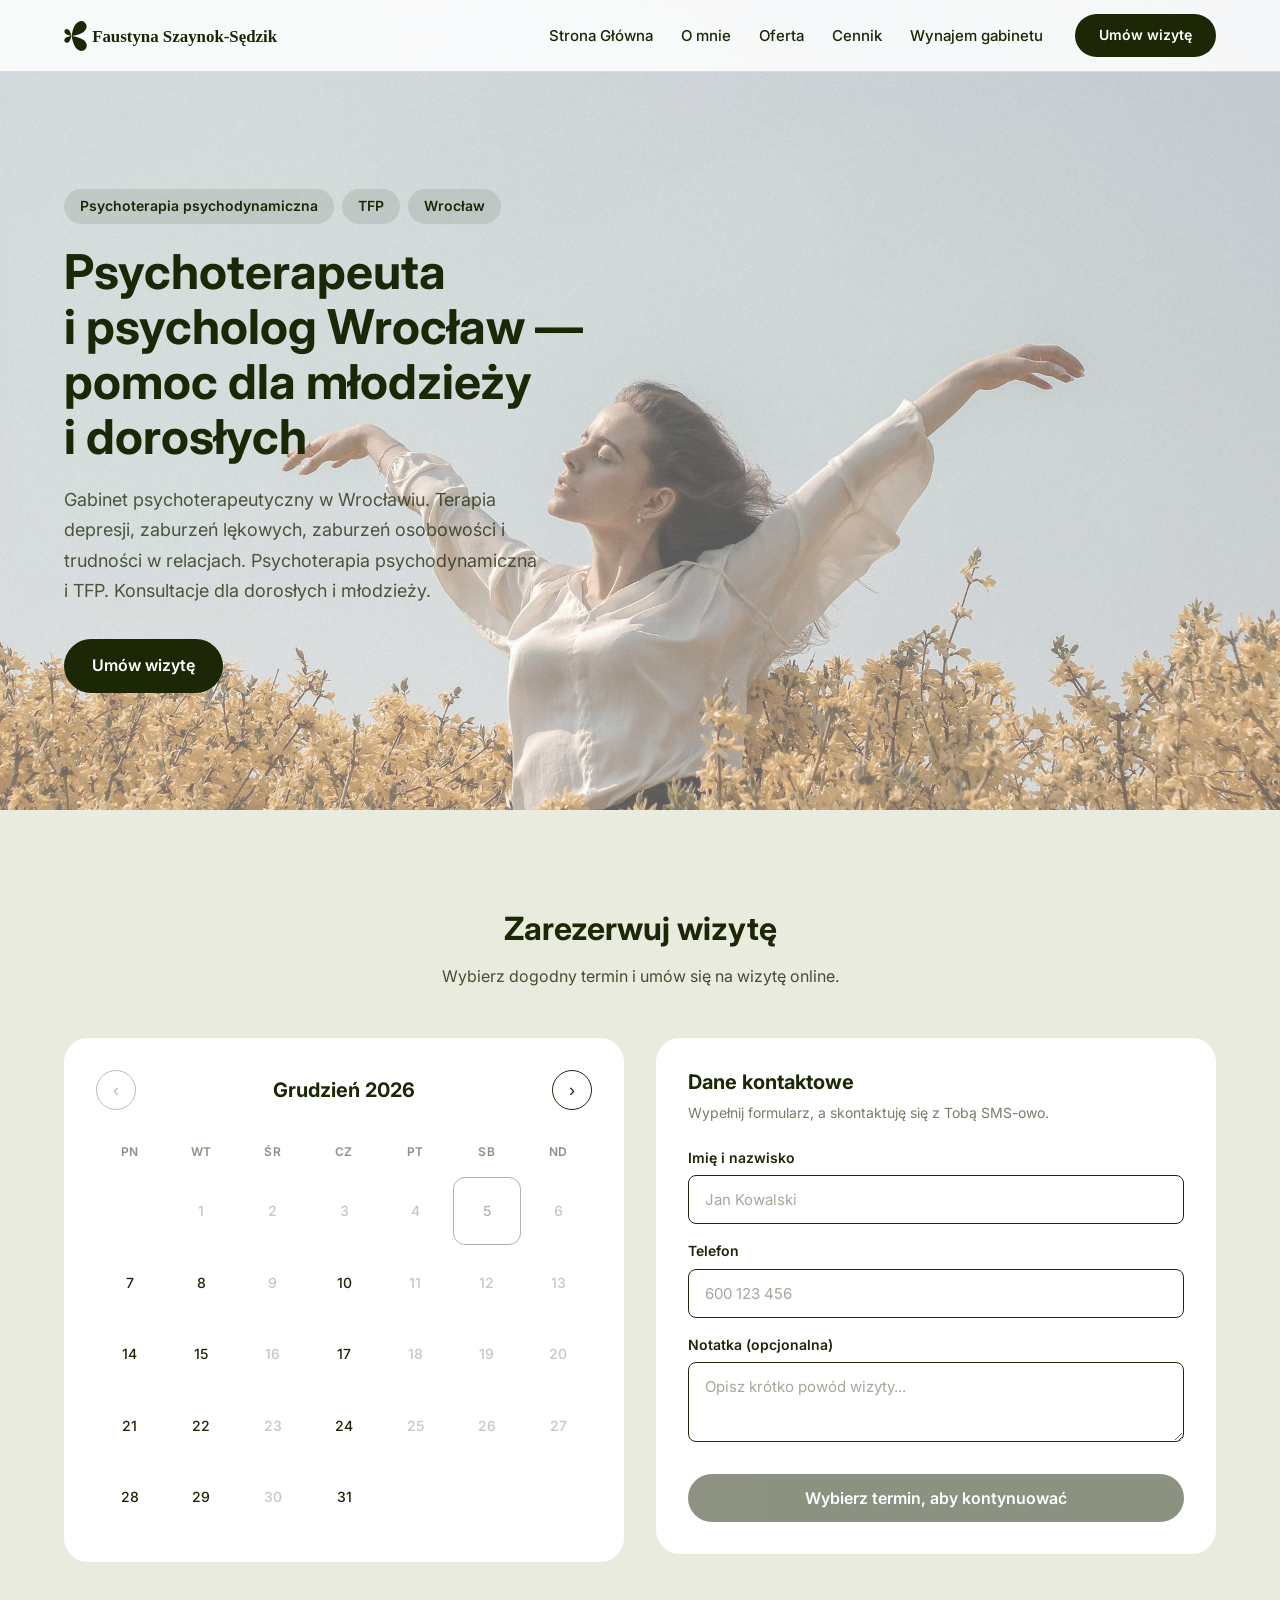
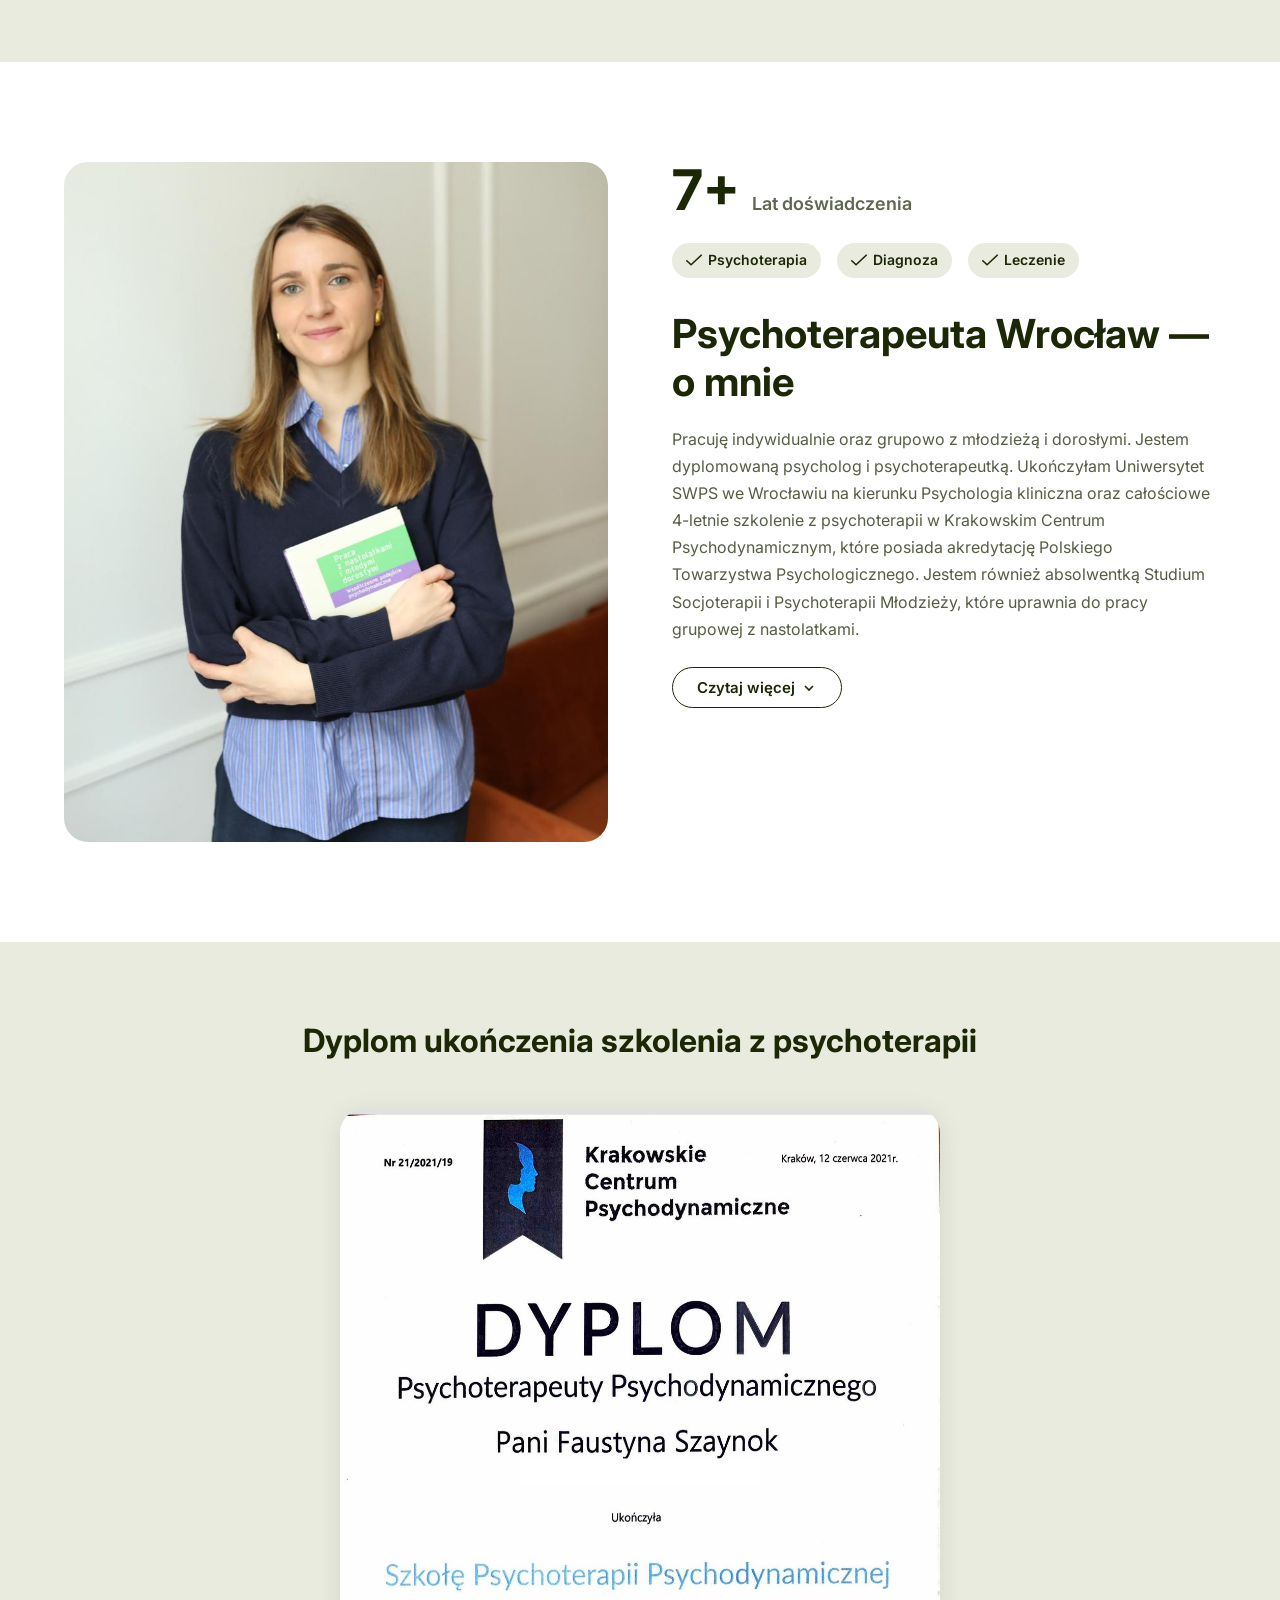
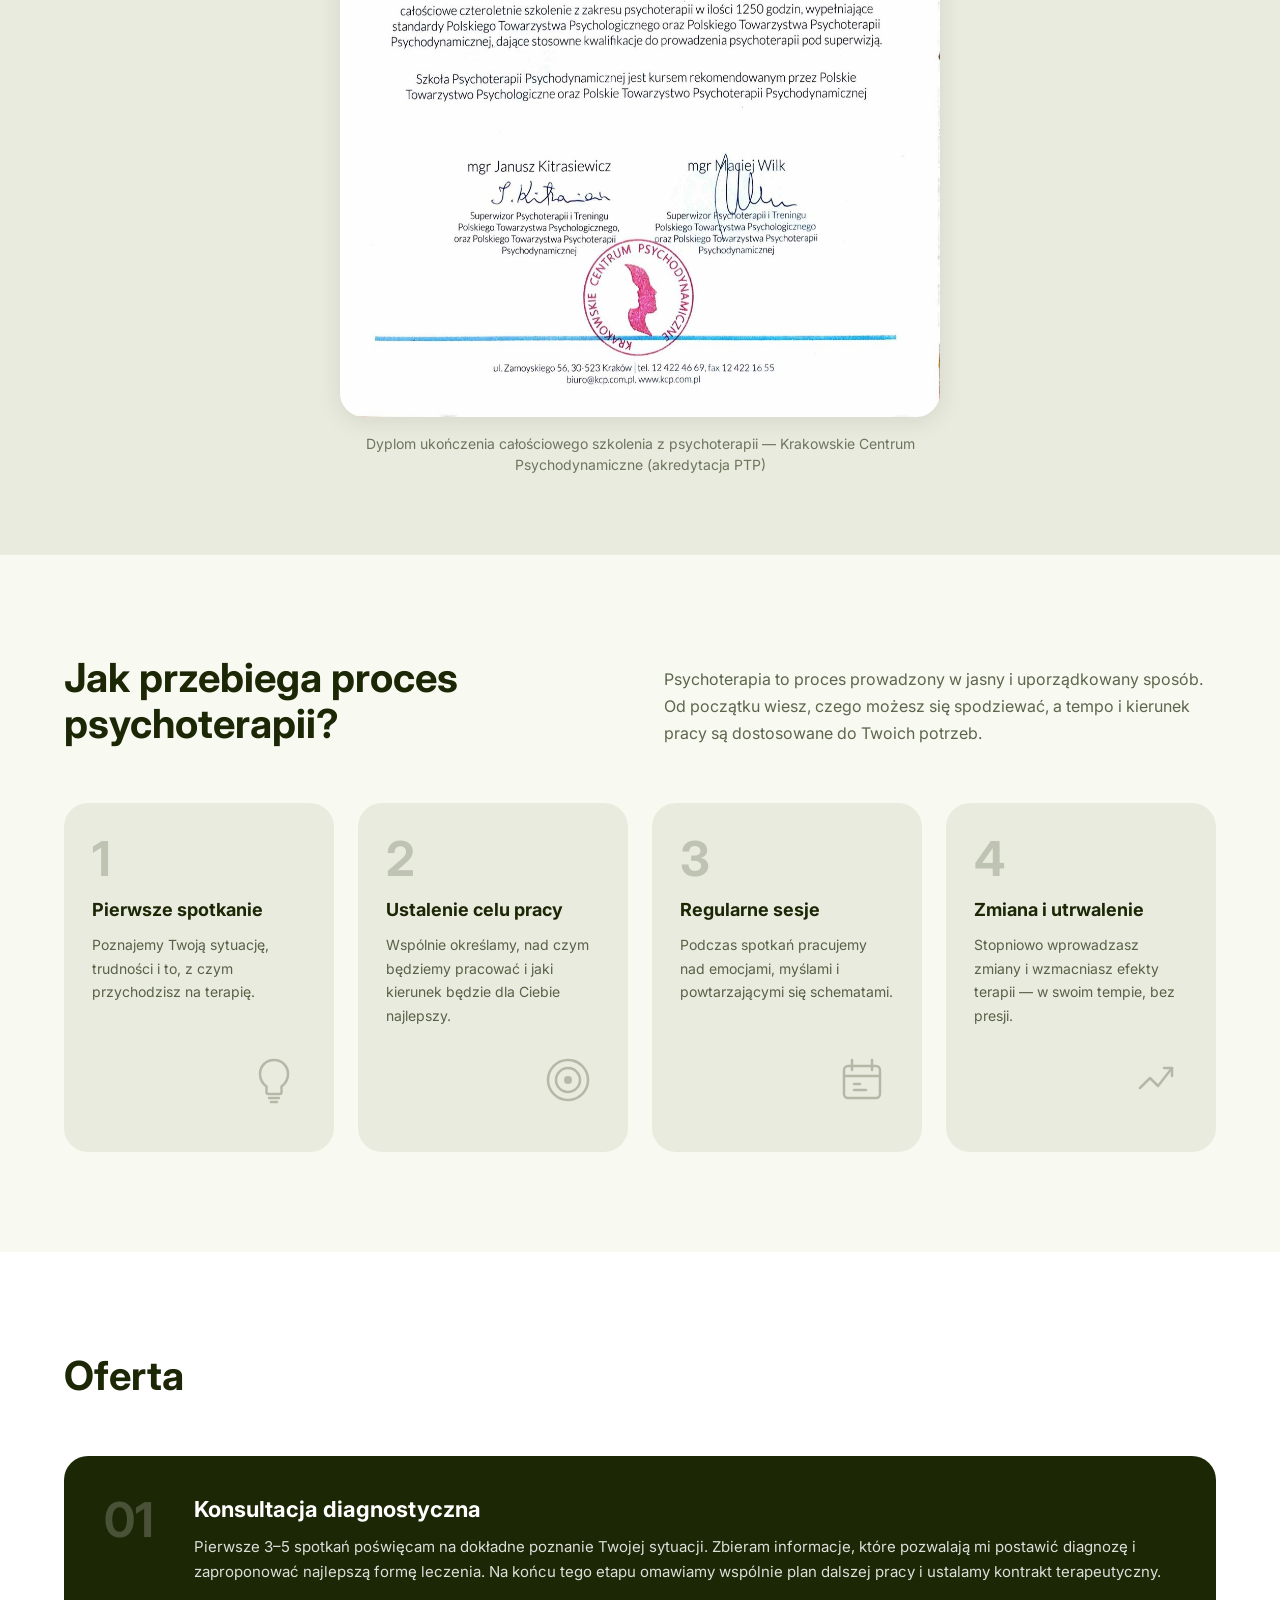
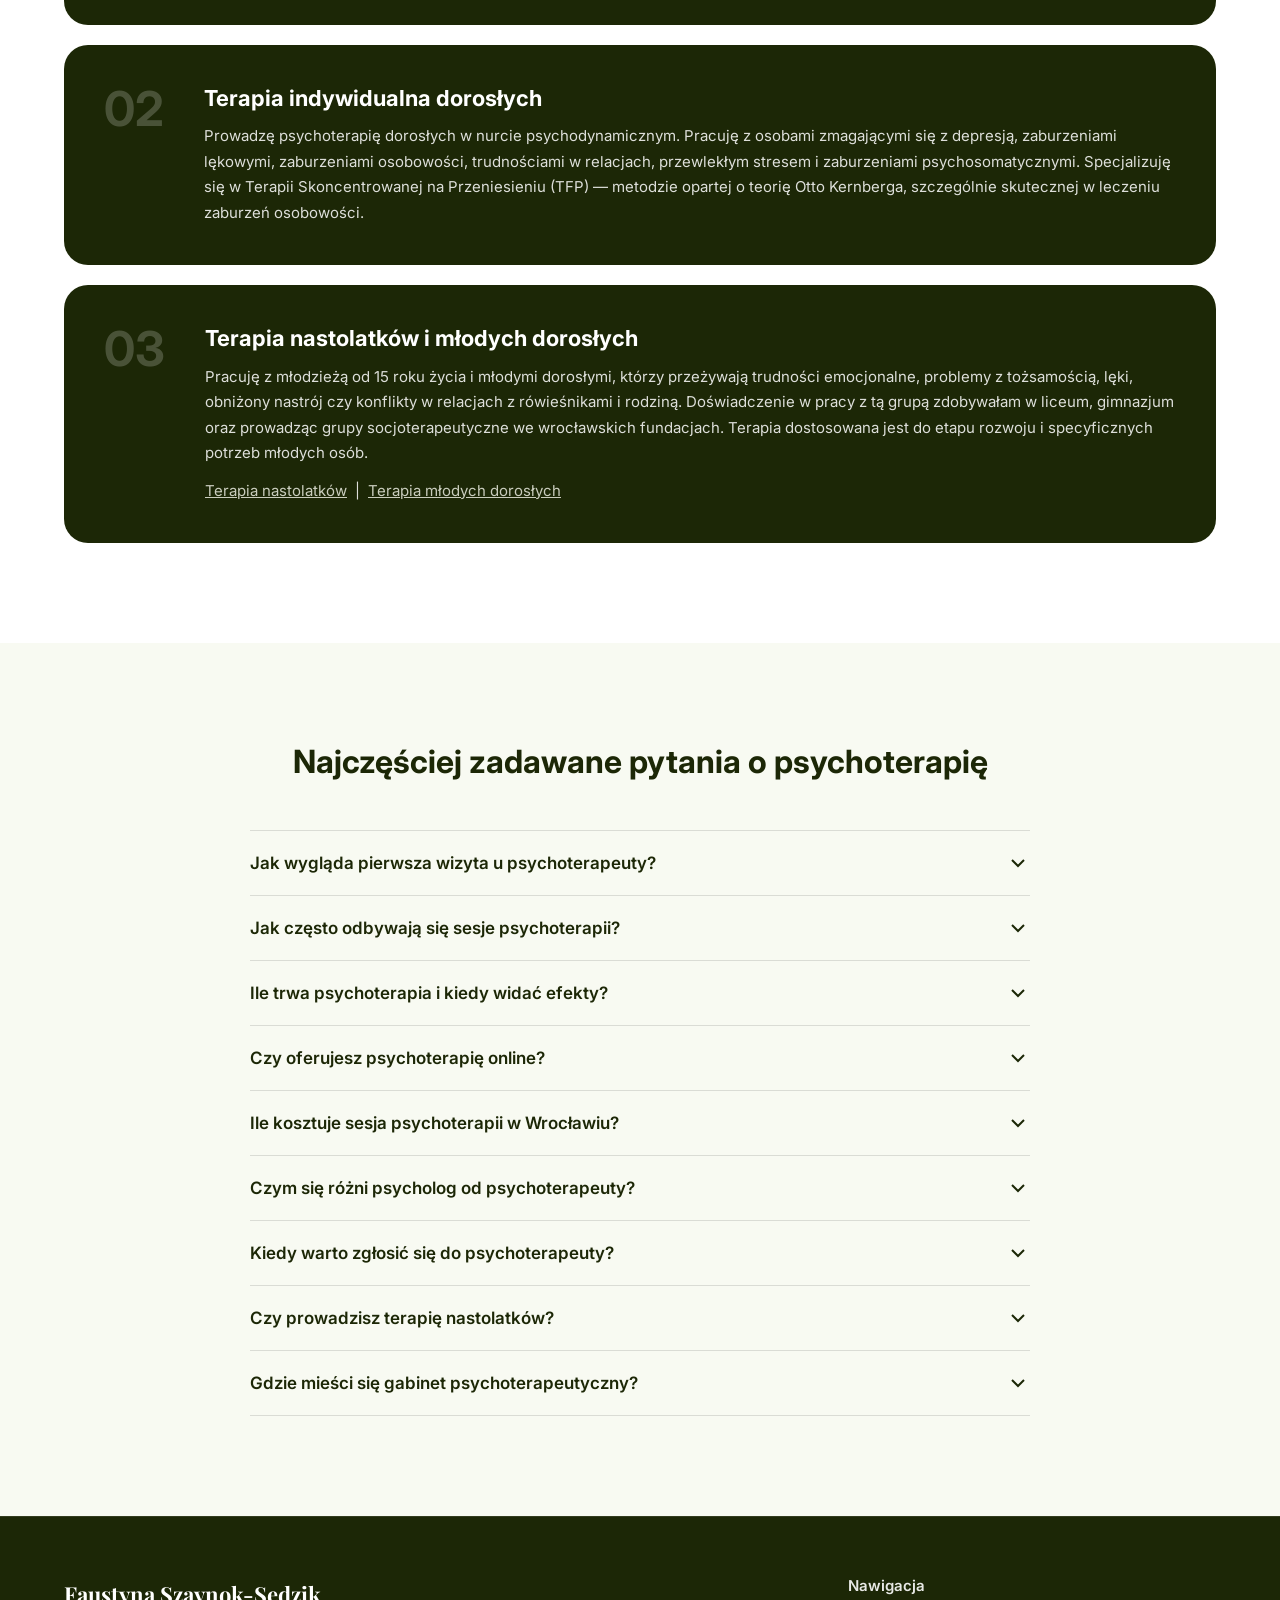
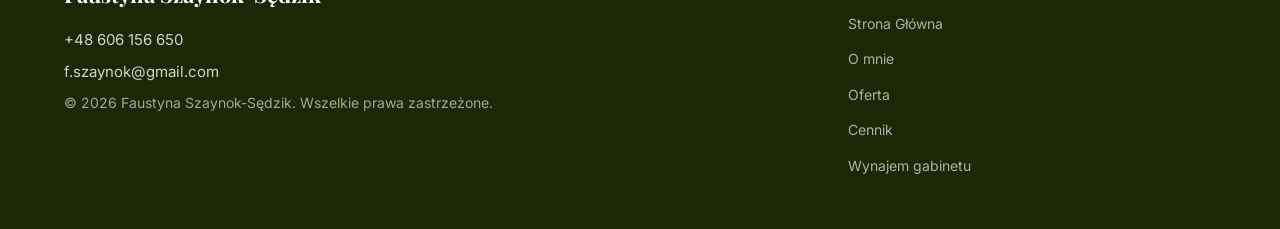
<file: index.html>
<!DOCTYPE html>
<html lang="pl">
<head>
  <meta charset="UTF-8">
  <meta name="viewport" content="width=device-width, initial-scale=1.0">
  <title>Faustyna Szaynok-Sędzik — Psychoterapeuta Wrocław | Terapia depresji, lęków, zaburzeń osobowości</title>
  <meta name="description" content="Psychoterapeuta i psycholog Wrocław. Terapia indywidualna, par i rodzinna. Psychoterapia psychodynamiczna, TFP, CBT, EMDR. Pomoc przy depresji, zaburzeniach lękowych i osobowości. Umów wizytę.">
  <link rel="icon" href="assets/images/favicon.png" type="image/png">
  <meta property="og:image" content="https://faustynaszaynok.pl/assets/images/og-image.png">
  <meta property="og:title" content="Faustyna Szaynok-Sędzik — Psychoterapeuta Wrocław | Terapia depresji, lęków, zaburzeń osobowości">
  <meta property="og:description" content="Psychoterapeuta i psycholog Wrocław. Terapia indywidualna, par i rodzinna. Psychoterapia psychodynamiczna, TFP, CBT, EMDR. Pomoc przy depresji, zaburzeniach lękowych i osobowości.">
  <meta property="og:type" content="website">
  <meta property="og:url" content="https://faustynaszaynok.pl/">
  <meta name="twitter:card" content="summary_large_image">
  <meta name="twitter:title" content="Faustyna Szaynok-Sędzik — Psychoterapeuta Wrocław">
  <meta name="twitter:description" content="Psychoterapeuta Wrocław. Terapia indywidualna dorosłych i nastolatków. Psychoterapia psychodynamiczna, TFP.">
  <meta name="twitter:image" content="https://faustynaszaynok.pl/assets/images/og-image.png">
  <link rel="canonical" href="https://faustynaszaynok.pl/">
  <!-- Google tag (gtag.js) -->
  <script async src="https://www.googletagmanager.com/gtag/js?id=GT-5MGV5JTM"></script>
  <script>
    window.dataLayer = window.dataLayer || [];
    function gtag(){dataLayer.push(arguments);}
    gtag('js', new Date());
    gtag('config', 'GT-5MGV5JTM');
    gtag('config', 'AW-18073208716');
  </script>

  <link rel="preconnect" href="https://fonts.googleapis.com">
  <link rel="preconnect" href="https://fonts.gstatic.com" crossorigin>
  <link href="https://fonts.googleapis.com/css2?family=Inter:wght@400;600&family=Playfair+Display:wght@700&display=swap" rel="stylesheet">
  <link rel="preload" as="image" href="assets/images/bg2.jpeg">
  <link rel="stylesheet" href="css/style.css">

  <!-- Schema.org Structured Data -->
  <script type="application/ld+json">
  {
    "@context": "https://schema.org",
    "@type": "MedicalBusiness",
    "name": "Faustyna Szaynok-Sędzik — Psychoterapia",
    "description": "Psychoterapeutka w Wrocławiu. Prowadzę psychoterapię indywidualną dorosłych i nastolatków. Nurt psychodynamiczny, TFP.",
    "url": "https://faustynaszaynok.pl/",
    "telephone": "+48606156650",
    "email": "f.szaynok@gmail.com",
    "image": "https://faustynaszaynok.pl/assets/images/portrait-faustyna.jpeg",
    "address": {
      "@type": "PostalAddress",
      "streetAddress": "ul. Benedykta Polaka 21/8",
      "addressLocality": "Wrocław",
      "addressRegion": "Dolnośląskie",
      "postalCode": "51-648",
      "addressCountry": "PL"
    },
    "geo": {
      "@type": "GeoCoordinates",
      "latitude": 51.1079,
      "longitude": 17.0385
    },
    "areaServed": {
      "@type": "City",
      "name": "Wrocław"
    },
    "priceRange": "200 zł",
    "openingHoursSpecification": [
      {
        "@type": "OpeningHoursSpecification",
        "dayOfWeek": "Monday",
        "opens": "08:00",
        "closes": "14:00"
      },
      {
        "@type": "OpeningHoursSpecification",
        "dayOfWeek": "Tuesday",
        "opens": "12:00",
        "closes": "14:00"
      },
      {
        "@type": "OpeningHoursSpecification",
        "dayOfWeek": "Thursday",
        "opens": "11:00",
        "closes": "15:00"
      }
    ],
    "hasOfferCatalog": {
      "@type": "OfferCatalog",
      "name": "Usługi psychoterapeutyczne",
      "itemListElement": [
        {
          "@type": "Offer",
          "itemOffered": {
            "@type": "MedicalTherapy",
            "name": "Konsultacja psychoterapeutyczna",
            "description": "Pierwsze spotkanie diagnostyczne, 50 minut"
          },
          "price": "200",
          "priceCurrency": "PLN"
        },
        {
          "@type": "Offer",
          "itemOffered": {
            "@type": "MedicalTherapy",
            "name": "Psychoterapia indywidualna dorosłych",
            "description": "Regularne sesje psychoterapeutyczne w nurcie psychodynamicznym i TFP, 50 minut"
          },
          "price": "200",
          "priceCurrency": "PLN"
        },
        {
          "@type": "Offer",
          "itemOffered": {
            "@type": "MedicalTherapy",
            "name": "Psychoterapia nastolatków (15+)",
            "description": "Konsultacje i sesje psychoterapeutyczne dla nastolatków i młodych dorosłych, 50 minut"
          },
          "price": "200",
          "priceCurrency": "PLN"
        }
      ]
    }
  }
  </script>

  <script type="application/ld+json">
  {
    "@context": "https://schema.org",
    "@type": "FAQPage",
    "mainEntity": [
      {
        "@type": "Question",
        "name": "Jak wygląda pierwsza wizyta u psychoterapeuty?",
        "acceptedAnswer": {
          "@type": "Answer",
          "text": "Pierwsza wizyta u psychoterapeuty to konsultacja trwająca około 50 minut. Podczas spotkania rozmawiamy o powodach zgłoszenia, Twoich oczekiwaniach wobec terapii i ustalamy wstępny plan pracy. To też czas na pytania i poznanie stylu pracy terapeuty. Konsultacja nie zobowiązuje do kontynuowania terapii."
        }
      },
      {
        "@type": "Question",
        "name": "Jak często odbywają się sesje psychoterapii?",
        "acceptedAnswer": {
          "@type": "Answer",
          "text": "Sesje psychoterapii odbywają się zwykle raz w tygodniu, o stałej porze. W przypadku terapii TFP (terapii skoncentrowanej na przeniesieniu) zalecane są dwa spotkania tygodniowo. Częstotliwość sesji ustalamy indywidualnie, w zależności od rodzaju problemu i potrzeb klienta."
        }
      },
      {
        "@type": "Question",
        "name": "Ile trwa psychoterapia i kiedy widać efekty?",
        "acceptedAnswer": {
          "@type": "Answer",
          "text": "Czas trwania psychoterapii zależy od problemu i celów. Terapia krótkoterminowa trwa od kilku do kilkunastu spotkań. Psychoterapia psychodynamiczna i TFP to procesy dłuższe, od kilku miesięcy do kilku lat."
        }
      },
      {
        "@type": "Question",
        "name": "Czy oferujesz psychoterapię online?",
        "acceptedAnswer": {
          "@type": "Answer",
          "text": "Nie prowadzę terapii online. W swojej pracy cenię bezpośredni kontakt, który pozwala na pogłębienie procesu terapeutycznego i pracę z komunikacją niewerbalną — mimiką, postawą ciała, napięciem. Wszystkie sesje odbywają się stacjonarnie w gabinecie we Wrocławiu."
        }
      },
      {
        "@type": "Question",
        "name": "Ile kosztuje sesja psychoterapii w Wrocławiu?",
        "acceptedAnswer": {
          "@type": "Answer",
          "text": "Sesja kosztuje 200 zł. Prowadzę konsultacje psychoterapeutyczne (pierwsze spotkania diagnostyczne), a następnie regularne sesje psychoterapeutyczne. Czas trwania jednego spotkania to 50 minut. Płatność przelewem."
        }
      },
      {
        "@type": "Question",
        "name": "Czym się różni psycholog od psychoterapeuty?",
        "acceptedAnswer": {
          "@type": "Answer",
          "text": "Psycholog to osoba z dyplomem psychologii, która może prowadzić konsultacje i diagnozę. Psychoterapeuta to specjalista, który ukończył wieloletnie szkolenie z psychoterapii i pracuje pod superwizją. Psychoterapeuta prowadzi regularną terapię nastawioną na trwałą zmianę."
        }
      },
      {
        "@type": "Question",
        "name": "Kiedy warto zgłosić się do psychoterapeuty?",
        "acceptedAnswer": {
          "@type": "Answer",
          "text": "Warto zgłosić się do psychoterapeuty, gdy odczuwasz przewlekły smutek lub obniżony nastrój, masz problemy z lękiem lub atakami paniki, przeżywasz trudności w relacjach, zmagasz się z niską samooceną lub myślami samobójczymi. Im wcześniej szukasz pomocy, tym szybciej możesz poczuć się lepiej."
        }
      },
      {
        "@type": "Question",
        "name": "Czy prowadzisz terapię nastolatków?",
        "acceptedAnswer": {
          "@type": "Answer",
          "text": "Tak, prowadzę psychoterapię nastolatków od 15 roku życia. Mam doświadczenie w pracy z młodzieżą zdobyte w szkołach, na oddziale dziennym i prowadząc grupy socjoterapeutyczne we wrocławskich fundacjach."
        }
      },
      {
        "@type": "Question",
        "name": "Gdzie mieści się gabinet psychoterapeutyczny?",
        "acceptedAnswer": {
          "@type": "Answer",
          "text": "Gabinet mieści się przy ul. Benedykta Polaka 21/8 we Wrocławiu, obok Placu Grunwaldzkiego. Dojazd komunikacją miejską: tramwaje i autobusy na przystanek Plac Grunwaldzki."
        }
      }
    ]
  }
  </script>

  <script type="application/ld+json">
  {
    "@context": "https://schema.org",
    "@type": "Person",
    "name": "Faustyna Szaynok-Sędzik",
    "jobTitle": "Psychoterapeuta",
    "url": "https://faustynaszaynok.pl/",
    "image": "https://faustynaszaynok.pl/assets/images/portrait-faustyna.jpeg",
    "telephone": "+48606156650",
    "email": "f.szaynok@gmail.com",
    "worksFor": {
      "@type": "MedicalBusiness",
      "name": "Faustyna Szaynok-Sędzik — Psychoterapia",
      "url": "https://faustynaszaynok.pl/"
    },
    "alumniOf": [
      {
        "@type": "EducationalOrganization",
        "name": "Uniwersytet SWPS we Wrocławiu"
      },
      {
        "@type": "EducationalOrganization",
        "name": "Krakowskie Centrum Psychodynamiczne"
      }
    ],
    "memberOf": {
      "@type": "Organization",
      "name": "Polskie Towarzystwo Psychoterapii Psychodynamicznej"
    },
    "knowsAbout": ["psychoterapia psychodynamiczna", "TFP", "zaburzenia osobowości", "depresja", "zaburzenia lękowe"]
  }
  </script>

  <script type="application/ld+json">
  {
    "@context": "https://schema.org",
    "@type": "WebSite",
    "name": "Faustyna Szaynok-Sędzik — Psychoterapia",
    "url": "https://faustynaszaynok.pl/"
  }
  </script>
</head>
<body>

  <!-- ========== NAVIGATION ========== -->
  <nav class="nav" id="nav" aria-label="Nawigacja główna">
    <div class="container nav__inner">
      <a href="/" class="nav__logo">
        <img src="assets/images/logo-small.svg" alt="Faustyna Szaynok-Sędzik — Psychoterapia" class="nav__logo-img">
      </a>
      <button class="nav__hamburger" id="nav-toggle" aria-label="Otwórz menu" aria-expanded="false">
        <span></span>
        <span></span>
        <span></span>
      </button>
      <div class="nav__menu" id="nav-menu">
        <ul class="nav__list">
          <li><a href="#hero-section" class="nav__link">Strona Główna</a></li>
          <li><a href="#about-section" class="nav__link">O mnie</a></li>
          <li><a href="#service-section" class="nav__link">Oferta</a></li>
          <li><a href="cennik.html" class="nav__link">Cennik</a></li>
          <li><a href="wynajem.html" class="nav__link">Wynajem gabinetu</a></li>
        </ul>
        <a href="#booking-section" class="btn btn--primary nav__cta">Umów wizytę</a>
      </div>
    </div>
  </nav>

  <!-- ========== HERO ========== -->
  <section class="hero" id="hero-section">
    <div class="hero__bg">
      <img src="assets/images/bg2.jpeg" alt="Gabinet psychoterapeutyczny w Wrocławiu — Faustyna Szaynok-Sędzik" class="hero__bg-img" fetchpriority="high">
    </div>
    <div class="container hero__inner">
      <div class="hero__content">
        <div class="hero__tags">
          <span class="tag">Psychoterapia psychodynamiczna</span>
          <span class="tag">TFP</span>
          <span class="tag">Wrocław</span>
        </div>
        <h1 class="hero__title">Psychoterapeuta i&nbsp;psycholog Wrocław — pomoc dla młodzieży i&nbsp;dorosłych</h1>
        <p class="hero__description">Gabinet psychoterapeutyczny w Wrocławiu. Terapia depresji, zaburzeń lękowych, zaburzeń osobowości i trudności w relacjach. Psychoterapia psychodynamiczna i TFP. Konsultacje dla dorosłych i młodzieży.</p>
        <a href="#booking-section" class="btn btn--primary hero__cta">Umów wizytę</a>
      </div>
    </div>
  </section>

  <!-- ========== BOOKING ========== -->
  <section class="booking" id="booking-section">
    <div class="container">
      <h2 class="section-title">Zarezerwuj wizytę</h2>
      <p class="booking__subtitle">Wybierz dogodny termin i umów się na wizytę online.</p>
      <div class="booking__grid">
        <div class="booking__calendar-card">
          <div class="calendar__header">
            <button class="calendar__nav-btn" id="cal-prev" type="button" aria-label="Poprzedni miesiąc">&#8249;</button>
            <span class="calendar__month-label" id="cal-month-label"></span>
            <button class="calendar__nav-btn" id="cal-next" type="button" aria-label="Następny miesiąc">&#8250;</button>
          </div>
          <div class="calendar__weekdays">
            <span class="calendar__weekday">Pn</span>
            <span class="calendar__weekday">Wt</span>
            <span class="calendar__weekday">Śr</span>
            <span class="calendar__weekday">Cz</span>
            <span class="calendar__weekday">Pt</span>
            <span class="calendar__weekday">Sb</span>
            <span class="calendar__weekday">Nd</span>
          </div>
          <div class="calendar__days" id="cal-days"></div>
          <div class="timeslots" id="timeslots" style="display:none">
            <div class="timeslots__label" id="timeslots-label"></div>
            <div class="timeslots__grid" id="timeslots-grid"></div>
          </div>
        </div>
        <div class="booking__form-card">
          <h3 class="booking__form-title">Dane kontaktowe</h3>
          <p class="booking__form-desc">Wypełnij formularz, a skontaktuję się z Tobą SMS-owo.</p>
          <div class="booking__selected-info" id="booking-selected-info"></div>
          <form id="booking-form">
            <div class="booking__field">
              <label for="booking-name">Imię i nazwisko</label>
              <input type="text" id="booking-name" name="name" placeholder="Jan Kowalski" required>
            </div>
            <div class="booking__field">
              <label for="booking-phone">Telefon</label>
              <input type="tel" id="booking-phone" name="phone" placeholder="600 123 456" required>
            </div>
            <div class="booking__field">
              <label for="booking-note">Notatka (opcjonalna)</label>
              <textarea id="booking-note" name="note" placeholder="Opisz krótko powód wizyty..."></textarea>
            </div>
            <button type="submit" class="btn btn--primary booking__submit-btn" id="booking-submit" disabled>Wybierz termin, aby kontynuować</button>
          </form>
          <div class="booking__status" id="booking-status"></div>
        </div>
      </div>
    </div>
  </section>

  <!-- ========== ABOUT ========== -->
  <section class="about" id="about-section">
    <div class="container about__inner">
      <div class="about__image">
        <img src="assets/images/portrait-faustyna.jpeg" alt="Faustyna Szaynok-Sędzik — psychoterapeuta Wrocław, terapia psychodynamiczna i TFP" loading="lazy">
      </div>
      <div class="about__content">
        <div class="about__stats">
          <div class="about__stat">
            <span class="about__stat-number">7+</span>
            <span class="about__stat-label">Lat doświadczenia</span>
          </div>
        </div>
        <div class="about__credentials">
          <div class="about__credential">
            <img src="assets/images/icon5.svg" alt="Psychoterapia" class="about__credential-icon">
            <span>Psychoterapia</span>
          </div>
          <div class="about__credential">
            <img src="assets/images/icon5.svg" alt="Diagnoza" class="about__credential-icon">
            <span>Diagnoza</span>
          </div>
          <div class="about__credential">
            <img src="assets/images/icon5.svg" alt="Leczenie" class="about__credential-icon">
            <span>Leczenie</span>
          </div>
        </div>
        <h2 class="about__title">Psychoterapeuta Wrocław — o mnie</h2>
        <div class="about__text-wrapper" id="about-text-wrapper">
          <p class="about__text">Pracuję indywidualnie oraz grupowo z młodzieżą i dorosłymi. Jestem dyplomowaną psycholog i psychoterapeutką. Ukończyłam Uniwersytet SWPS we Wrocławiu na kierunku Psychologia kliniczna oraz całościowe 4-letnie szkolenie z psychoterapii w Krakowskim Centrum Psychodynamicznym, które posiada akredytację Polskiego Towarzystwa Psychologicznego. Jestem również absolwentką Studium Socjoterapii i Psychoterapii Młodzieży, które uprawnia do pracy grupowej z nastolatkami.</p>
          <p class="about__text">Pracowałam z pacjentami oddziału dziennego w Dolnośląskim Centrum Zdrowia Psychicznego. Doświadczenie w pracy z młodzieżą zdobywałam pracując w liceum i gimnazjum oraz prowadząc grupy socjoterapeutyczne dla nastolatków we wrocławskich fundacjach. Prowadziłam zajęcia ze studentami psychologii na Uniwersytecie Wrocławskim.</p>
          <p class="about__text">Aktywnie podnoszę swoje kwalifikacje uczestnicząc w licznych kursach i konferencjach. Swoją pracę poddaję regularnej superwizji indywidualnej i grupowej u certyfikowanych superwizorów Polskiego Towarzystwa Psychiatrycznego, Polskiego Towarzystwa Psychologicznego oraz Polskiego Towarzystwa Psychoterapii Psychodynamicznej. Jestem członkiem Polskiego Towarzystwa Psychoterapii Psychodynamicznej.</p>
          <p class="about__text">Jestem w trakcie specjalistycznego, dwuletniego szkolenia „Terapia Skoncentrowana na Przeniesieniu" (TFP). Jest to metoda leczenia zaburzeń osobowości, oparta o psychoanalityczną teorię Otto Kernberga.</p>
          <p class="about__text">W swojej pracy skupiam się na prowadzeniu psychoterapii w nurcie psychodynamicznym. Przed podjęciem pracy przykładam uwagę do dokładnego zdiagnozowania problemu pacjenta, aby wiedzieć jaka forma leczenia będzie najbardziej korzystna. Aby móc to robić współpracuję z innymi specjalistami, takimi jak psychiatrzy, psycholodzy diagności, socjoterapeuci w przypadku młodzieży oraz terapeuci pracujący w innych nurtach terapeutycznych.</p>
          <p class="about__text">Obszarem moich zainteresowań jest również praca grupowa (socjoterapeutyczna) z nastolatkami. W swojej pracy dostrzegam ogromną wartość płynącą z tej formy terapii, zwłaszcza dla młodzieży z problemami w relacjach z rówieśnikami. Grupa socjoterapeutyczna daje możliwość, w bezpiecznych warunkach, zmierzyć się z lękiem przed nawiązywaniem nowych relacji, podzielić się swoimi przeżyciami z innymi czy przepracować trudne, konfliktowe sytuacje przy wsparciu psychologów.</p>
          <p class="about__text">W swojej pracy oferuję pomoc osobom zmagającym się z objawami i trudnościami o podłożu emocjonalnym, takimi jak zaburzenia nastroju, zaburzenia osobowości, trudności w relacjach, przewlekły stres, zaburzenia psychosomatyczne czy brak satysfakcji w różnych obszarach życiowych.</p>
          <p class="about__text">Prowadzę psychoterapię indywidualną osób dorosłych i młodzieży od 15 roku życia. Gabinet mieści się przy ul. Benedykta Polaka 21/8 we Wrocławiu, obok Placu Grunwaldzkiego.</p>
          <button class="about__read-more" id="about-read-more" type="button">
            Czytaj więcej
            <svg width="16" height="16" viewBox="0 0 24 24" fill="none" stroke="currentColor" stroke-width="2.5"><polyline points="6 9 12 15 18 9"/></svg>
          </button>
        </div>
      </div>
    </div>
  </section>

  <!-- ========== DIPLOMA ========== -->
  <section class="diploma" id="diploma-section">
    <div class="container">
      <h2 class="section-title">Dyplom ukończenia szkolenia z psychoterapii</h2>
      <div class="diploma__frame">
        <img src="assets/images/dyplom.jpeg" alt="Dyplom ukończenia szkolenia z psychoterapii — Krakowskie Centrum Psychodynamiczne" class="diploma__img" loading="lazy">
        <p class="diploma__caption">Dyplom ukończenia całościowego szkolenia z psychoterapii — Krakowskie Centrum Psychodynamiczne (akredytacja PTP)</p>
      </div>
    </div>
  </section>

  <!-- ========== PROCESS ========== -->
  <section class="process" id="process-section">
    <div class="container">
      <div class="process__header">
        <h2 class="process__title">Jak przebiega proces psychoterapii?</h2>
        <p class="process__intro">Psychoterapia to proces prowadzony w jasny i uporządkowany sposób. Od początku wiesz, czego możesz się spodziewać, a tempo i kierunek pracy są dostosowane do Twoich potrzeb.</p>
      </div>
      <div class="process__grid">
        <div class="process__card">
          <span class="process__number">1</span>
          <h3 class="process__card-title">Pierwsze spotkanie</h3>
          <p class="process__card-text">Poznajemy Twoją sytuację, trudności i to, z czym przychodzisz na terapię.</p>
          <div class="process__icon">
            <svg width="64" height="64" viewBox="0 0 64 64" fill="none" xmlns="http://www.w3.org/2000/svg"><path d="M32 12c-8 0-14 6-14 14 0 5 2.5 9.5 6.5 12.5V44a2 2 0 002 2h11a2 2 0 002-2v-5.5c4-3 6.5-7.5 6.5-12.5 0-8-6-14-14-14z" stroke="currentColor" stroke-width="2.5" stroke-linecap="round" stroke-linejoin="round"/><path d="M27 50h10M29 54h6" stroke="currentColor" stroke-width="2.5" stroke-linecap="round"/></svg>
          </div>
        </div>
        <div class="process__card">
          <span class="process__number">2</span>
          <h3 class="process__card-title">Ustalenie celu pracy</h3>
          <p class="process__card-text">Wspólnie określamy, nad czym będziemy pracować i jaki kierunek będzie dla Ciebie najlepszy.</p>
          <div class="process__icon">
            <svg width="64" height="64" viewBox="0 0 64 64" fill="none" xmlns="http://www.w3.org/2000/svg"><circle cx="32" cy="32" r="20" stroke="currentColor" stroke-width="2.5"/><circle cx="32" cy="32" r="12" stroke="currentColor" stroke-width="2.5"/><circle cx="32" cy="32" r="4" fill="currentColor"/></svg>
          </div>
        </div>
        <div class="process__card">
          <span class="process__number">3</span>
          <h3 class="process__card-title">Regularne sesje</h3>
          <p class="process__card-text">Podczas spotkań pracujemy nad emocjami, myślami i powtarzającymi się schematami.</p>
          <div class="process__icon">
            <svg width="64" height="64" viewBox="0 0 64 64" fill="none" xmlns="http://www.w3.org/2000/svg"><rect x="14" y="18" width="36" height="32" rx="4" stroke="currentColor" stroke-width="2.5"/><path d="M14 28h36M22 12v10M42 12v10M24 36h6M24 42h12" stroke="currentColor" stroke-width="2.5" stroke-linecap="round"/></svg>
          </div>
        </div>
        <div class="process__card">
          <span class="process__number">4</span>
          <h3 class="process__card-title">Zmiana i utrwalenie</h3>
          <p class="process__card-text">Stopniowo wprowadzasz zmiany i wzmacniasz efekty terapii — w swoim tempie, bez presji.</p>
          <div class="process__icon">
            <svg width="64" height="64" viewBox="0 0 64 64" fill="none" xmlns="http://www.w3.org/2000/svg"><path d="M16 40l10-10 8 8 14-18" stroke="currentColor" stroke-width="2.5" stroke-linecap="round" stroke-linejoin="round"/><path d="M40 20h8v8" stroke="currentColor" stroke-width="2.5" stroke-linecap="round" stroke-linejoin="round"/></svg>
          </div>
        </div>
      </div>
    </div>
  </section>

  <!-- ========== SERVICES ========== -->
  <section class="services" id="service-section">
    <div class="container">
      <div class="services__header">
        <h2 class="services__title">Oferta</h2>
      </div>
      <div class="services__grid">
        <div class="services__card">
          <div class="services__card-inner">
            <span class="services__label">01</span>
            <div class="services__card-content">
              <h3 class="services__card-title">Konsultacja diagnostyczna</h3>
              <p class="services__card-text">Pierwsze 3–5 spotkań poświęcam na dokładne poznanie Twojej sytuacji. Zbieram informacje, które pozwalają mi postawić diagnozę i zaproponować najlepszą formę leczenia. Na końcu tego etapu omawiamy wspólnie plan dalszej pracy i ustalamy kontrakt terapeutyczny.</p>
            </div>
          </div>
        </div>
        <div class="services__card">
          <div class="services__card-inner">
            <span class="services__label">02</span>
            <div class="services__card-content">
              <h3 class="services__card-title">Terapia indywidualna dorosłych</h3>
              <p class="services__card-text">Prowadzę psychoterapię dorosłych w nurcie psychodynamicznym. Pracuję z osobami zmagającymi się z depresją, zaburzeniami lękowymi, zaburzeniami osobowości, trudnościami w relacjach, przewlekłym stresem i zaburzeniami psychosomatycznymi. Specjalizuję się w Terapii Skoncentrowanej na Przeniesieniu (TFP) — metodzie opartej o teorię Otto Kernberga, szczególnie skutecznej w leczeniu zaburzeń osobowości.</p>
            </div>
          </div>
        </div>
        <div class="services__card">
          <div class="services__card-inner">
            <span class="services__label">03</span>
            <div class="services__card-content">
              <h3 class="services__card-title">Terapia nastolatków i młodych dorosłych</h3>
              <p class="services__card-text">Pracuję z młodzieżą od 15 roku życia i młodymi dorosłymi, którzy przeżywają trudności emocjonalne, problemy z tożsamością, lęki, obniżony nastrój czy konflikty w relacjach z rówieśnikami i rodziną. Doświadczenie w pracy z tą grupą zdobywałam w liceum, gimnazjum oraz prowadząc grupy socjoterapeutyczne we wrocławskich fundacjach. Terapia dostosowana jest do etapu rozwoju i specyficznych potrzeb młodych osób.</p>
              <p class="services__card-text"><a href="terapia-nastolatkow.html" style="color: var(--color-sage); text-decoration: underline;">Terapia nastolatków</a> &nbsp;|&nbsp; <a href="terapia-mlodych-doroslych.html" style="color: var(--color-sage); text-decoration: underline;">Terapia młodych dorosłych</a></p>
            </div>
          </div>
        </div>
      </div>
    </div>
  </section>




  <!-- ========== FAQ ========== -->
  <section class="faq" id="faq-section">
    <div class="container">
      <h2 class="section-title">Najczęściej zadawane pytania o psychoterapię</h2>
      <div class="faq__list">
        <div class="faq__item">
          <button class="faq__question" aria-expanded="false">
            <span>Jak wygląda pierwsza wizyta u psychoterapeuty?</span>
            <svg class="faq__chevron" width="24" height="24" viewBox="0 0 24 24" fill="none" stroke="currentColor" stroke-width="2"><polyline points="6 9 12 15 18 9"/></svg>
          </button>
          <div class="faq__answer">
            <p>Pierwsza wizyta u psychoterapeuty to konsultacja trwająca około 50 minut. Podczas spotkania rozmawiamy o powodach zgłoszenia, Twoich oczekiwaniach wobec terapii i ustalamy wstępny plan pracy. To też czas na pytania i poznanie mojego stylu pracy. Konsultacja nie zobowiązuje do kontynuowania terapii.</p>
          </div>
        </div>
        <div class="faq__item">
          <button class="faq__question" aria-expanded="false">
            <span>Jak często odbywają się sesje psychoterapii?</span>
            <svg class="faq__chevron" width="24" height="24" viewBox="0 0 24 24" fill="none" stroke="currentColor" stroke-width="2"><polyline points="6 9 12 15 18 9"/></svg>
          </button>
          <div class="faq__answer">
            <p>Sesje psychoterapii odbywają się zwykle raz w tygodniu, o stałej porze. W przypadku terapii TFP (terapii skoncentrowanej na przeniesieniu) zalecane są dwa spotkania tygodniowo. Częstotliwość sesji ustalamy indywidualnie, w zależności od rodzaju problemu i Twoich potrzeb.</p>
          </div>
        </div>
        <div class="faq__item">
          <button class="faq__question" aria-expanded="false">
            <span>Ile trwa psychoterapia i kiedy widać efekty?</span>
            <svg class="faq__chevron" width="24" height="24" viewBox="0 0 24 24" fill="none" stroke="currentColor" stroke-width="2"><polyline points="6 9 12 15 18 9"/></svg>
          </button>
          <div class="faq__answer">
            <p>Czas trwania psychoterapii zależy od problemu i celów. Terapia krótkoterminowa trwa od kilku do kilkunastu spotkań. Psychoterapia psychodynamiczna i TFP to procesy dłuższe, od kilku miesięcy do kilku lat.</p>
          </div>
        </div>
        <div class="faq__item">
          <button class="faq__question" aria-expanded="false">
            <span>Czy oferujesz psychoterapię online?</span>
            <svg class="faq__chevron" width="24" height="24" viewBox="0 0 24 24" fill="none" stroke="currentColor" stroke-width="2"><polyline points="6 9 12 15 18 9"/></svg>
          </button>
          <div class="faq__answer">
            <p>Nie prowadzę terapii online. W swojej pracy cenię bezpośredni kontakt, który pozwala na pogłębienie procesu terapeutycznego i pracę z komunikacją niewerbalną — mimiką, postawą ciała, napięciem. Te elementy są istotną częścią terapii psychodynamicznej i TFP, dlatego wszystkie sesje odbywają się stacjonarnie w gabinecie we Wrocławiu.</p>
          </div>
        </div>
        <div class="faq__item">
          <button class="faq__question" aria-expanded="false">
            <span>Ile kosztuje sesja psychoterapii w Wrocławiu?</span>
            <svg class="faq__chevron" width="24" height="24" viewBox="0 0 24 24" fill="none" stroke="currentColor" stroke-width="2"><polyline points="6 9 12 15 18 9"/></svg>
          </button>
          <div class="faq__answer">
            <p>Sesja kosztuje 200 zł. Prowadzę konsultacje psychoterapeutyczne (pierwsze spotkania diagnostyczne), a następnie — jeśli pacjent zdecyduje się na kontynuację — regularne sesje psychoterapeutyczne. Czas trwania jednego spotkania to 50 minut. Płatność przelewem.</p>
          </div>
        </div>
        <div class="faq__item">
          <button class="faq__question" aria-expanded="false">
            <span>Czym się różni psycholog od psychoterapeuty?</span>
            <svg class="faq__chevron" width="24" height="24" viewBox="0 0 24 24" fill="none" stroke="currentColor" stroke-width="2"><polyline points="6 9 12 15 18 9"/></svg>
          </button>
          <div class="faq__answer">
            <p>Psycholog to osoba z dyplomem psychologii, która może prowadzić konsultacje i diagnozę. Psychoterapeuta to specjalista, który ukończył wieloletnie szkolenie z psychoterapii i pracuje pod superwizją. Psychoterapeuta prowadzi regularną terapię nastawioną na trwałą zmianę.</p>
          </div>
        </div>
        <div class="faq__item">
          <button class="faq__question" aria-expanded="false">
            <span>Kiedy warto zgłosić się do psychoterapeuty?</span>
            <svg class="faq__chevron" width="24" height="24" viewBox="0 0 24 24" fill="none" stroke="currentColor" stroke-width="2"><polyline points="6 9 12 15 18 9"/></svg>
          </button>
          <div class="faq__answer">
            <p>Warto zgłosić się do psychoterapeuty, gdy odczuwasz przewlekły smutek lub obniżony nastrój, masz problemy z lękiem lub atakami paniki, przeżywasz trudności w relacjach, zmagasz się z niską samooceną lub myślami samobójczymi. Im wcześniej szukasz pomocy, tym szybciej możesz poczuć się lepiej.</p>
          </div>
        </div>
        <div class="faq__item">
          <button class="faq__question" aria-expanded="false">
            <span>Czy prowadzisz terapię nastolatków?</span>
            <svg class="faq__chevron" width="24" height="24" viewBox="0 0 24 24" fill="none" stroke="currentColor" stroke-width="2"><polyline points="6 9 12 15 18 9"/></svg>
          </button>
          <div class="faq__answer">
            <p>Tak, prowadzę psychoterapię nastolatków od 15 roku życia. Mam doświadczenie w pracy z młodzieżą zdobyte w szkołach, na oddziale dziennym i prowadząc grupy socjoterapeutyczne. Więcej informacji na stronie <a href="terapia-nastolatkow.html" style="text-decoration: underline;">terapia nastolatków</a>.</p>
          </div>
        </div>
        <div class="faq__item">
          <button class="faq__question" aria-expanded="false">
            <span>Gdzie mieści się gabinet psychoterapeutyczny?</span>
            <svg class="faq__chevron" width="24" height="24" viewBox="0 0 24 24" fill="none" stroke="currentColor" stroke-width="2"><polyline points="6 9 12 15 18 9"/></svg>
          </button>
          <div class="faq__answer">
            <p>Gabinet mieści się przy ul. Benedykta Polaka 21/8 we Wrocławiu, obok Placu Grunwaldzkiego. Dojazd komunikacją miejską: tramwaje i autobusy na przystanek Plac Grunwaldzki.</p>
          </div>
        </div>
      </div>
    </div>
  </section>

  <!-- ========== FOOTER ========== -->
  <footer class="footer">
    <div class="container footer__inner">
      <div class="footer__brand">
        <span class="footer__logo-text">Faustyna Szaynok-Sędzik</span>
        <p class="footer__contact"><a href="tel:+48606156650">+48 606 156 650</a></p>
        <p class="footer__contact"><a href="mailto:f.szaynok@gmail.com">f.szaynok@gmail.com</a></p>
        <p class="footer__copy">&copy; 2026 Faustyna Szaynok-Sędzik. Wszelkie prawa zastrzeżone.</p>
      </div>
      <nav class="footer__nav" aria-label="Nawigacja stopki">
        <h4 class="footer__nav-title">Nawigacja</h4>
        <ul class="footer__nav-list">
          <li><a href="#hero-section">Strona Główna</a></li>
          <li><a href="#about-section">O mnie</a></li>
          <li><a href="#service-section">Oferta</a></li>
          <li><a href="cennik.html">Cennik</a></li>
          <li><a href="wynajem.html">Wynajem gabinetu</a></li>
        </ul>
      </nav>
    </div>
  </footer>

  <script src="js/main.js"></script>

  <!-- Conversion tracking: phone click + email click -->
  <script>
    document.addEventListener('click', function(e) {
      var link = e.target.closest('a');
      if (!link) return;
      var href = link.getAttribute('href') || '';
      if (href.startsWith('tel:')) {
        gtag('event', 'conversion', {
          send_to: 'AW-18073208716/phone_click',
          event_callback: function() {}
        });
      }
      if (href.startsWith('mailto:')) {
        gtag('event', 'conversion', {
          send_to: 'AW-18073208716/email_click',
          event_callback: function() {}
        });
      }
    });
  </script>
</body>
</html>
</file>
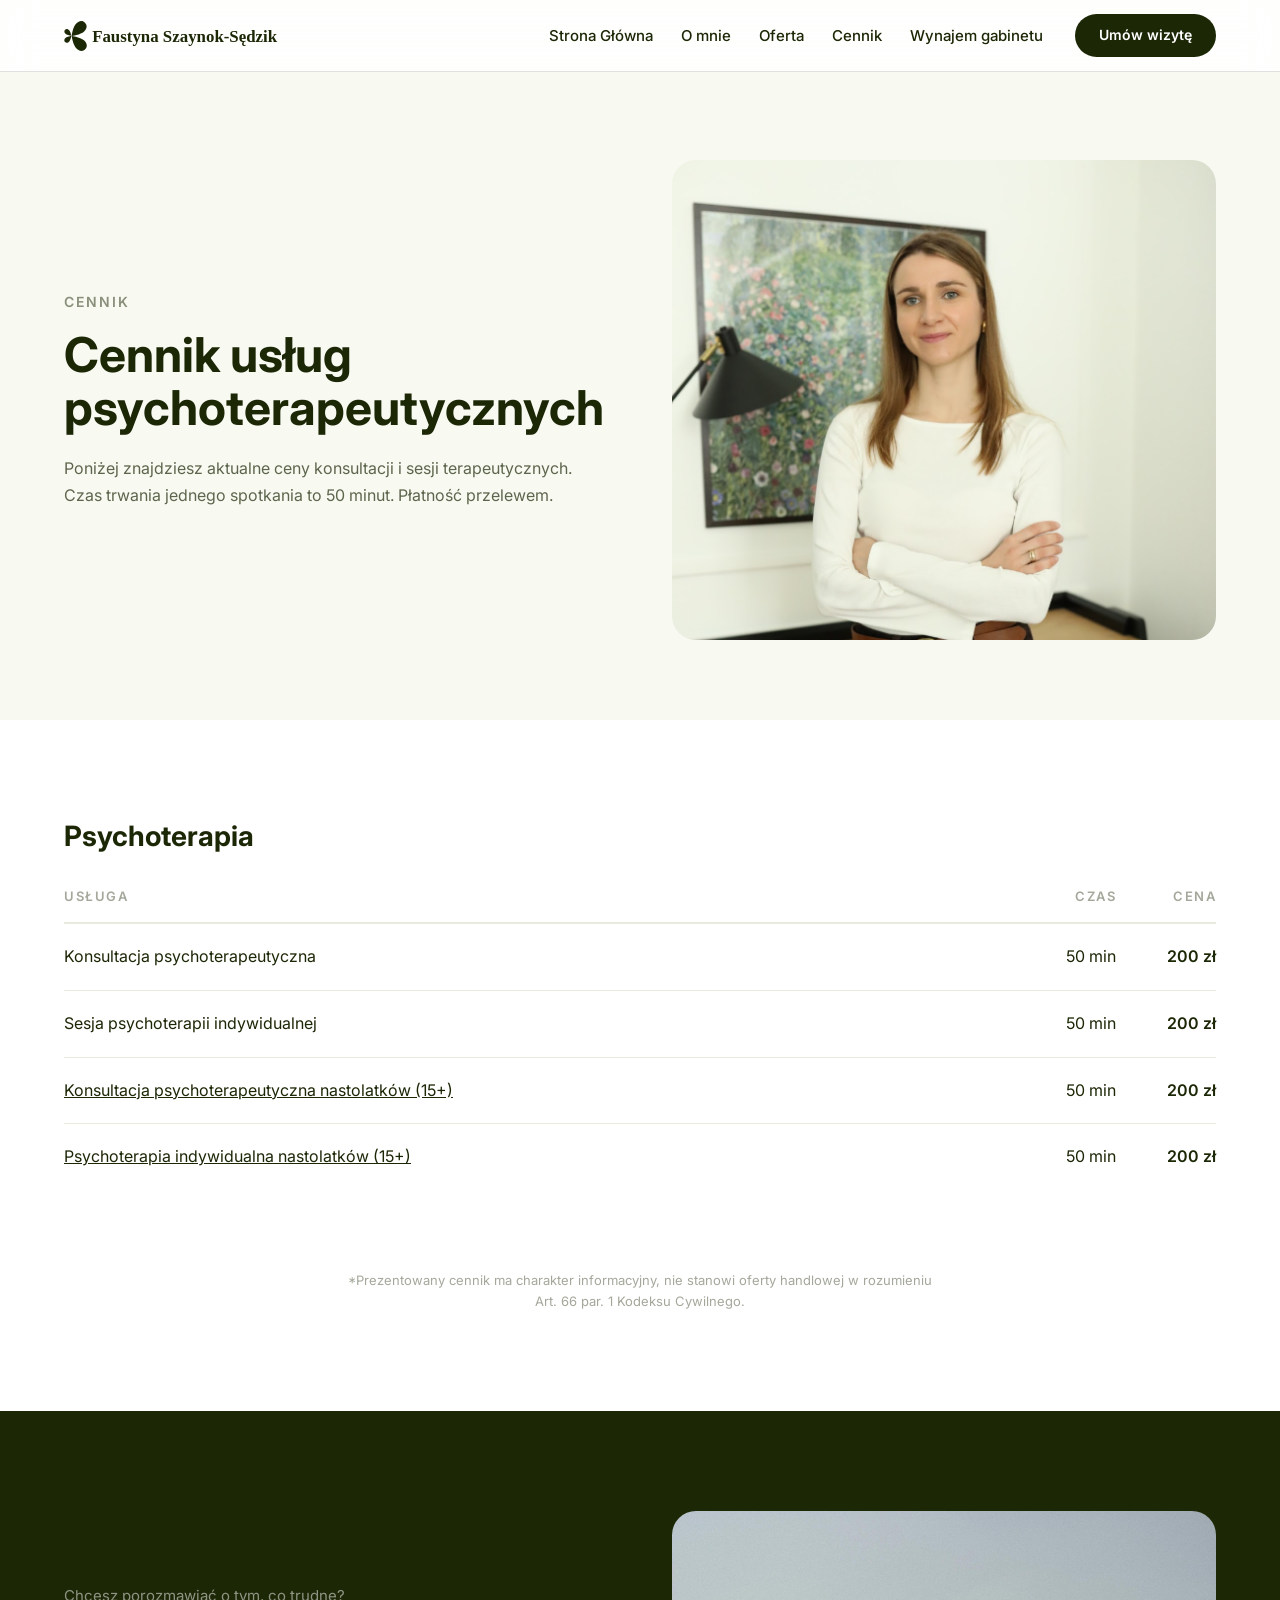
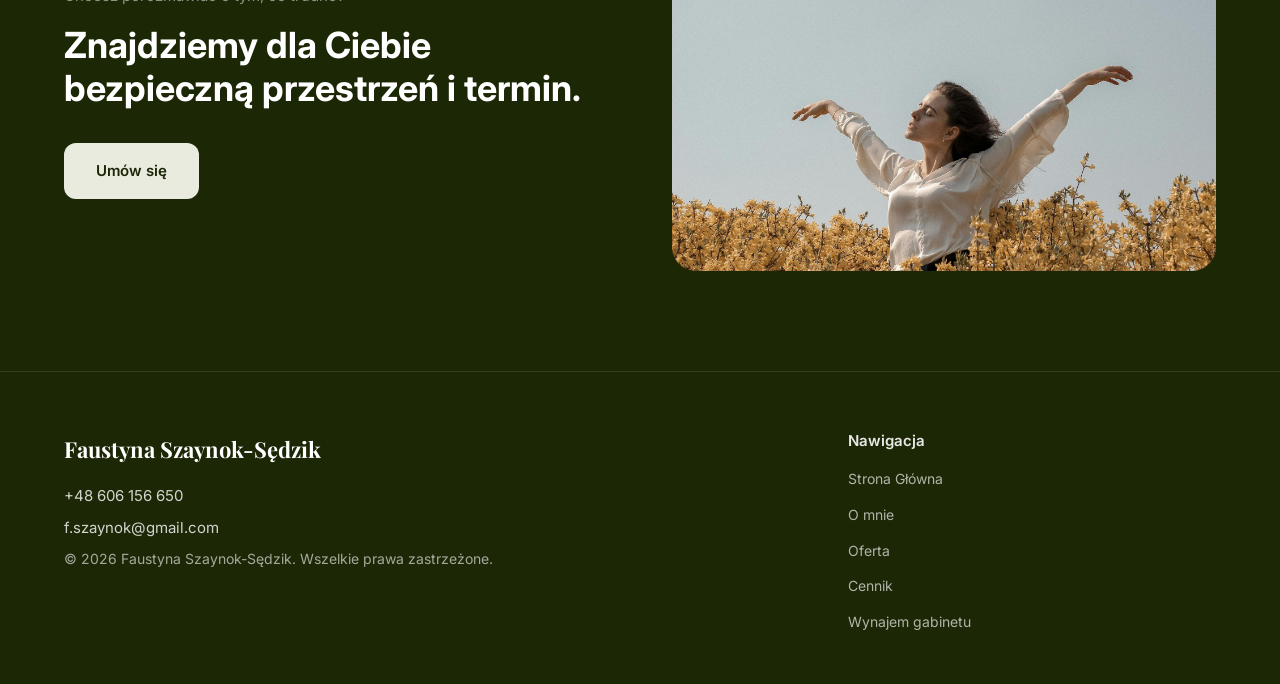
<file: cennik.html>
<!DOCTYPE html>
<html lang="pl">
<head>
  <meta charset="UTF-8">
  <meta name="viewport" content="width=device-width, initial-scale=1.0">
  <title>Cennik — Faustyna Szaynok-Sędzik | Psychoterapeuta Wrocław</title>
  <meta name="description" content="Cennik usług psychoterapeutycznych. Konsultacja psychoterapeutyczna, sesja terapeutyczna, wynajem gabinetów. Faustyna Szaynok-Sędzik, Wrocław.">
  <link rel="icon" href="assets/images/favicon.png" type="image/png">
  <link rel="canonical" href="https://faustynaszaynok.pl/cennik.html">
  <meta property="og:title" content="Cennik — Faustyna Szaynok-Sędzik | Psychoterapeuta Wrocław">
  <meta property="og:description" content="Cennik usług psychoterapeutycznych. Konsultacja i sesja 200 zł / 50 min. Faustyna Szaynok-Sędzik, Wrocław.">
  <meta property="og:image" content="https://faustynaszaynok.pl/assets/images/og-image.png">
  <meta property="og:type" content="website">
  <meta property="og:url" content="https://faustynaszaynok.pl/cennik.html">
  <meta name="twitter:card" content="summary_large_image">
  <meta name="twitter:title" content="Cennik — Faustyna Szaynok-Sędzik | Psychoterapeuta Wrocław">
  <meta name="twitter:description" content="Cennik usług psychoterapeutycznych. Konsultacja i sesja 200 zł / 50 min.">
  <meta name="twitter:image" content="https://faustynaszaynok.pl/assets/images/og-image.png">
  <!-- Google tag (gtag.js) -->
  <script async src="https://www.googletagmanager.com/gtag/js?id=GT-5MGV5JTM"></script>
  <script>
    window.dataLayer = window.dataLayer || [];
    function gtag(){dataLayer.push(arguments);}
    gtag('js', new Date());
    gtag('config', 'GT-5MGV5JTM');
    gtag('config', 'AW-18073208716');
  </script>

  <link rel="preconnect" href="https://fonts.googleapis.com">
  <link rel="preconnect" href="https://fonts.gstatic.com" crossorigin>
  <link href="https://fonts.googleapis.com/css2?family=Inter:wght@400;600&family=Playfair+Display:wght@700&display=swap" rel="stylesheet">
  <link rel="stylesheet" href="css/style.css">
  <style>
    /* ========== PRICING PAGE ========== */
    .pricing-hero {
      padding: 160px 0 80px;
      background: var(--color-offwhite);
    }

    .pricing-hero__inner {
      display: grid;
      grid-template-columns: 1fr 1fr;
      gap: 64px;
      align-items: center;
    }

    .pricing-hero__subtitle {
      font-size: 14px;
      font-weight: 600;
      text-transform: uppercase;
      letter-spacing: 2px;
      color: var(--color-primary);
      opacity: 0.5;
      margin-bottom: 16px;
    }

    .pricing-hero__title {
      font-family: var(--font-heading);
      font-size: 48px;
      font-weight: 700;
      color: var(--color-primary);
      line-height: 1.1;
      margin-bottom: 20px;
    }

    .pricing-hero__text {
      font-size: 16px;
      line-height: 1.7;
      color: var(--color-primary);
      opacity: 0.7;
    }

    .pricing-hero__image {
      width: 100%;
      height: 480px;
      object-fit: cover;
      object-position: center 20%;
      border-radius: var(--radius);
    }

    /* Pricing tables */
    .pricing {
      padding: 100px 0;
      background: var(--color-white);
    }

    .pricing__section {
      margin-bottom: 80px;
    }

    .pricing__section:last-child {
      margin-bottom: 0;
    }

    .pricing__section-header {
      display: flex;
      align-items: baseline;
      gap: 24px;
      margin-bottom: 32px;
    }

    .pricing__section-number {
      font-family: var(--font-heading);
      font-size: 48px;
      font-weight: 700;
      color: var(--color-primary);
      opacity: 0.15;
      line-height: 1;
    }

    .pricing__section-title {
      font-family: var(--font-heading);
      font-size: 28px;
      font-weight: 700;
      color: var(--color-primary);
    }

    .pricing__table {
      width: 100%;
      border-collapse: collapse;
    }

    .pricing__table thead th {
      font-size: 13px;
      font-weight: 600;
      text-transform: uppercase;
      letter-spacing: 1.5px;
      color: var(--color-primary);
      opacity: 0.4;
      padding: 0 0 16px;
      text-align: left;
      border-bottom: 2px solid var(--color-sage);
    }

    .pricing__table thead th:nth-child(2),
    .pricing__table thead th:nth-child(3) {
      text-align: right;
      width: 100px;
    }

    .pricing__table tbody td {
      font-size: 16px;
      color: var(--color-primary);
      padding: 20px 0;
      border-bottom: 1px solid var(--color-sage);
    }

    .pricing__table tbody td:nth-child(2),
    .pricing__table tbody td:nth-child(3) {
      text-align: right;
      white-space: nowrap;
    }

    .pricing__table tbody td:nth-child(3) {
      font-weight: 600;
    }

    .pricing__table tbody tr:last-child td {
      border-bottom: none;
    }

    /* CTA section */
    .pricing-cta {
      padding: 100px 0;
      background: var(--color-primary);
    }

    .pricing-cta__inner {
      display: grid;
      grid-template-columns: 1fr 1fr;
      gap: 64px;
      align-items: center;
    }

    .pricing-cta__subtitle {
      font-size: 15px;
      color: var(--color-white);
      opacity: 0.5;
      margin-bottom: 16px;
    }

    .pricing-cta__title {
      font-family: var(--font-heading);
      font-size: 36px;
      font-weight: 700;
      color: var(--color-white);
      line-height: 1.2;
      margin-bottom: 32px;
    }

    .pricing-cta__buttons {
      display: flex;
      gap: 16px;
    }

    .pricing-cta__btn {
      display: inline-block;
      padding: 16px 32px;
      border-radius: var(--radius-sm);
      font-size: 15px;
      font-weight: 600;
      text-decoration: none;
      transition: opacity 0.2s;
    }

    .pricing-cta__btn:hover {
      opacity: 0.85;
    }

    .pricing-cta__btn--primary {
      background: var(--color-sage);
      color: var(--color-primary);
    }

    .pricing-cta__btn--outline {
      background: transparent;
      color: var(--color-white);
      border: 1.5px solid rgba(255,255,255,0.3);
    }

    .pricing-cta__image {
      width: 100%;
      height: 360px;
      object-fit: cover;
      border-radius: var(--radius);
    }

    /* Disclaimer */
    .pricing__disclaimer {
      text-align: center;
      font-size: 13px;
      color: var(--color-primary);
      opacity: 0.4;
      margin-top: 64px;
      line-height: 1.6;
    }

    /* Responsive */
    @media (max-width: 768px) {
      .pricing-hero__inner {
        grid-template-columns: 1fr;
        gap: 40px;
      }
      .pricing-hero__title {
        font-size: 32px;
      }
      .pricing-hero__image {
        height: 300px;
      }
      .pricing-cta__inner {
        grid-template-columns: 1fr;
        gap: 40px;
      }
      .pricing-cta__title {
        font-size: 28px;
      }
      .pricing-cta__image {
        height: 260px;
      }
      .pricing-cta__buttons {
        flex-direction: column;
      }
      .pricing-cta__btn {
        text-align: center;
      }
      .pricing__table tbody td,
      .pricing__table thead th {
        font-size: 14px;
      }
    }
  </style>

  <script type="application/ld+json">
  {
    "@context": "https://schema.org",
    "@type": "BreadcrumbList",
    "itemListElement": [
      {
        "@type": "ListItem",
        "position": 1,
        "name": "Strona główna",
        "item": "https://faustynaszaynok.pl/"
      },
      {
        "@type": "ListItem",
        "position": 2,
        "name": "Cennik",
        "item": "https://faustynaszaynok.pl/cennik.html"
      }
    ]
  }
  </script>

  <script type="application/ld+json">
  {
    "@context": "https://schema.org",
    "@type": "MedicalBusiness",
    "name": "Faustyna Szaynok-Sędzik — Psychoterapia",
    "url": "https://faustynaszaynok.pl/",
    "telephone": "+48606156650",
    "email": "f.szaynok@gmail.com",
    "address": {
      "@type": "PostalAddress",
      "streetAddress": "ul. Benedykta Polaka 21/8",
      "addressLocality": "Wrocław",
      "postalCode": "51-648",
      "addressCountry": "PL"
    }
  }
  </script>
</head>
<body>

  <!-- ========== NAV ========== -->
  <nav class="nav" id="nav" aria-label="Nawigacja główna">
    <div class="container nav__inner">
      <a href="/" class="nav__logo">
        <img src="assets/images/logo-small.svg" alt="Faustyna Szaynok-Sędzik — Psychoterapia" class="nav__logo-img">
      </a>
      <button class="nav__hamburger" id="nav-toggle" aria-label="Otwórz menu" aria-expanded="false">
        <span></span>
        <span></span>
        <span></span>
      </button>
      <div class="nav__menu" id="nav-menu">
        <ul class="nav__list">
          <li><a href="/" class="nav__link">Strona Główna</a></li>
          <li><a href="/#about-section" class="nav__link">O mnie</a></li>
          <li><a href="/#service-section" class="nav__link">Oferta</a></li>
          <li><a href="cennik.html" class="nav__link">Cennik</a></li>
          <li><a href="wynajem.html" class="nav__link">Wynajem gabinetu</a></li>
        </ul>
        <a href="/#booking-section" class="btn btn--primary nav__cta">Umów wizytę</a>
      </div>
    </div>
  </nav>

  <!-- ========== PRICING HERO ========== -->
  <section class="pricing-hero">
    <div class="container">
      <div class="pricing-hero__inner">
        <div>
          <p class="pricing-hero__subtitle">Cennik</p>
          <h1 class="pricing-hero__title">Cennik usług psychoterapeutycznych</h1>
          <p class="pricing-hero__text">Poniżej znajdziesz aktualne ceny konsultacji i sesji terapeutycznych. Czas trwania jednego spotkania to 50 minut. Płatność przelewem.</p>
        </div>
        <img src="assets/images/portrait-cennik.jpeg" alt="Faustyna Szaynok-Sędzik — psychoterapeuta Wrocław" class="pricing-hero__image">
      </div>
    </div>
  </section>

  <!-- ========== PRICING TABLES ========== -->
  <section class="pricing">
    <div class="container">

      <div class="pricing__section">
        <div class="pricing__section-header">
          <h2 class="pricing__section-title">Psychoterapia</h2>
        </div>
        <table class="pricing__table">
          <thead>
            <tr>
              <th>Usługa</th>
              <th>Czas</th>
              <th>Cena</th>
            </tr>
          </thead>
          <tbody>
            <tr>
              <td>Konsultacja psychoterapeutyczna</td>
              <td>50 min</td>
              <td>200 zł</td>
            </tr>
            <tr>
              <td>Sesja psychoterapii indywidualnej</td>
              <td>50 min</td>
              <td>200 zł</td>
            </tr>
            <tr>
              <td><a href="terapia-nastolatkow.html" style="text-decoration: underline; color: inherit;">Konsultacja psychoterapeutyczna nastolatków (15+)</a></td>
              <td>50 min</td>
              <td>200 zł</td>
            </tr>
            <tr>
              <td><a href="terapia-nastolatkow.html" style="text-decoration: underline; color: inherit;">Psychoterapia indywidualna nastolatków (15+)</a></td>
              <td>50 min</td>
              <td>200 zł</td>
            </tr>
          </tbody>
        </table>
      </div>

      <p class="pricing__disclaimer">*Prezentowany cennik ma charakter informacyjny, nie stanowi oferty handlowej w rozumieniu<br>Art. 66 par. 1 Kodeksu Cywilnego.</p>

    </div>
  </section>

  <!-- ========== CTA ========== -->
  <section class="pricing-cta">
    <div class="container">
      <div class="pricing-cta__inner">
        <div>
          <p class="pricing-cta__subtitle">Chcesz porozmawiać o tym, co trudne?</p>
          <h2 class="pricing-cta__title">Znajdziemy dla Ciebie bezpieczną przestrzeń i&nbsp;termin.</h2>
          <div class="pricing-cta__buttons">
            <a href="/#booking-section" class="pricing-cta__btn pricing-cta__btn--primary">Umów się</a>
          </div>
        </div>
        <img src="assets/images/bg2.jpeg" alt="Gabinet psychoterapeutyczny Wrocław" class="pricing-cta__image" loading="lazy">
      </div>
    </div>
  </section>

  <!-- ========== FOOTER ========== -->
  <footer class="footer">
    <div class="container footer__inner">
      <div class="footer__brand">
        <span class="footer__logo-text">Faustyna Szaynok-Sędzik</span>
        <p class="footer__contact"><a href="tel:+48606156650">+48 606 156 650</a></p>
        <p class="footer__contact"><a href="mailto:f.szaynok@gmail.com">f.szaynok@gmail.com</a></p>
        <p class="footer__copy">&copy; 2026 Faustyna Szaynok-Sędzik. Wszelkie prawa zastrzeżone.</p>
      </div>
      <nav class="footer__nav" aria-label="Nawigacja stopki">
        <h4 class="footer__nav-title">Nawigacja</h4>
        <ul class="footer__nav-list">
          <li><a href="/">Strona Główna</a></li>
          <li><a href="/#about-section">O mnie</a></li>
          <li><a href="/#service-section">Oferta</a></li>
          <li><a href="cennik.html">Cennik</a></li>
          <li><a href="wynajem.html">Wynajem gabinetu</a></li>
        </ul>
      </nav>
    </div>
  </footer>

  <script src="js/main.js"></script>

  <!-- Conversion tracking: phone click + email click -->
  <script>
    document.addEventListener('click', function(e) {
      var link = e.target.closest('a');
      if (!link) return;
      var href = link.getAttribute('href') || '';
      if (href.startsWith('tel:')) {
        gtag('event', 'conversion', {
          send_to: 'AW-18073208716/phone_click',
          event_callback: function() {}
        });
      }
      if (href.startsWith('mailto:')) {
        gtag('event', 'conversion', {
          send_to: 'AW-18073208716/email_click',
          event_callback: function() {}
        });
      }
    });
  </script>
</body>
</html>
</file>
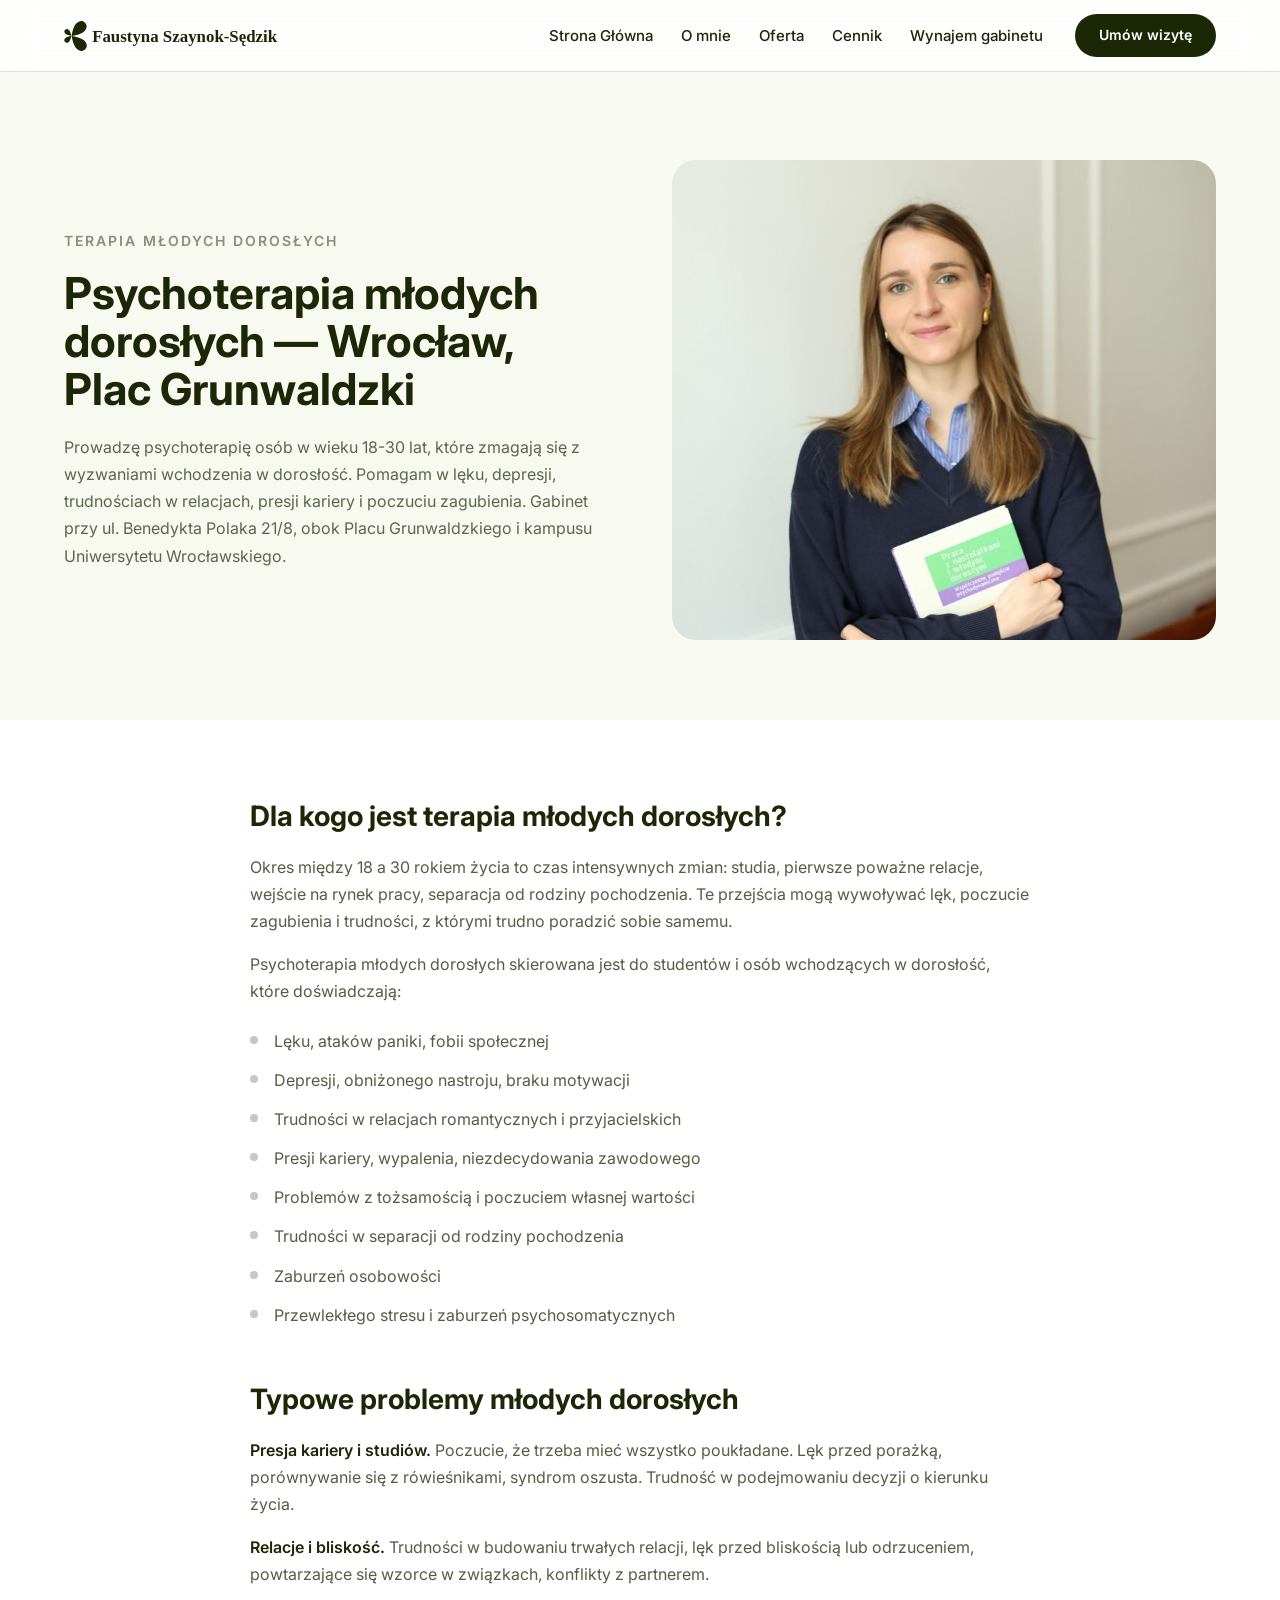
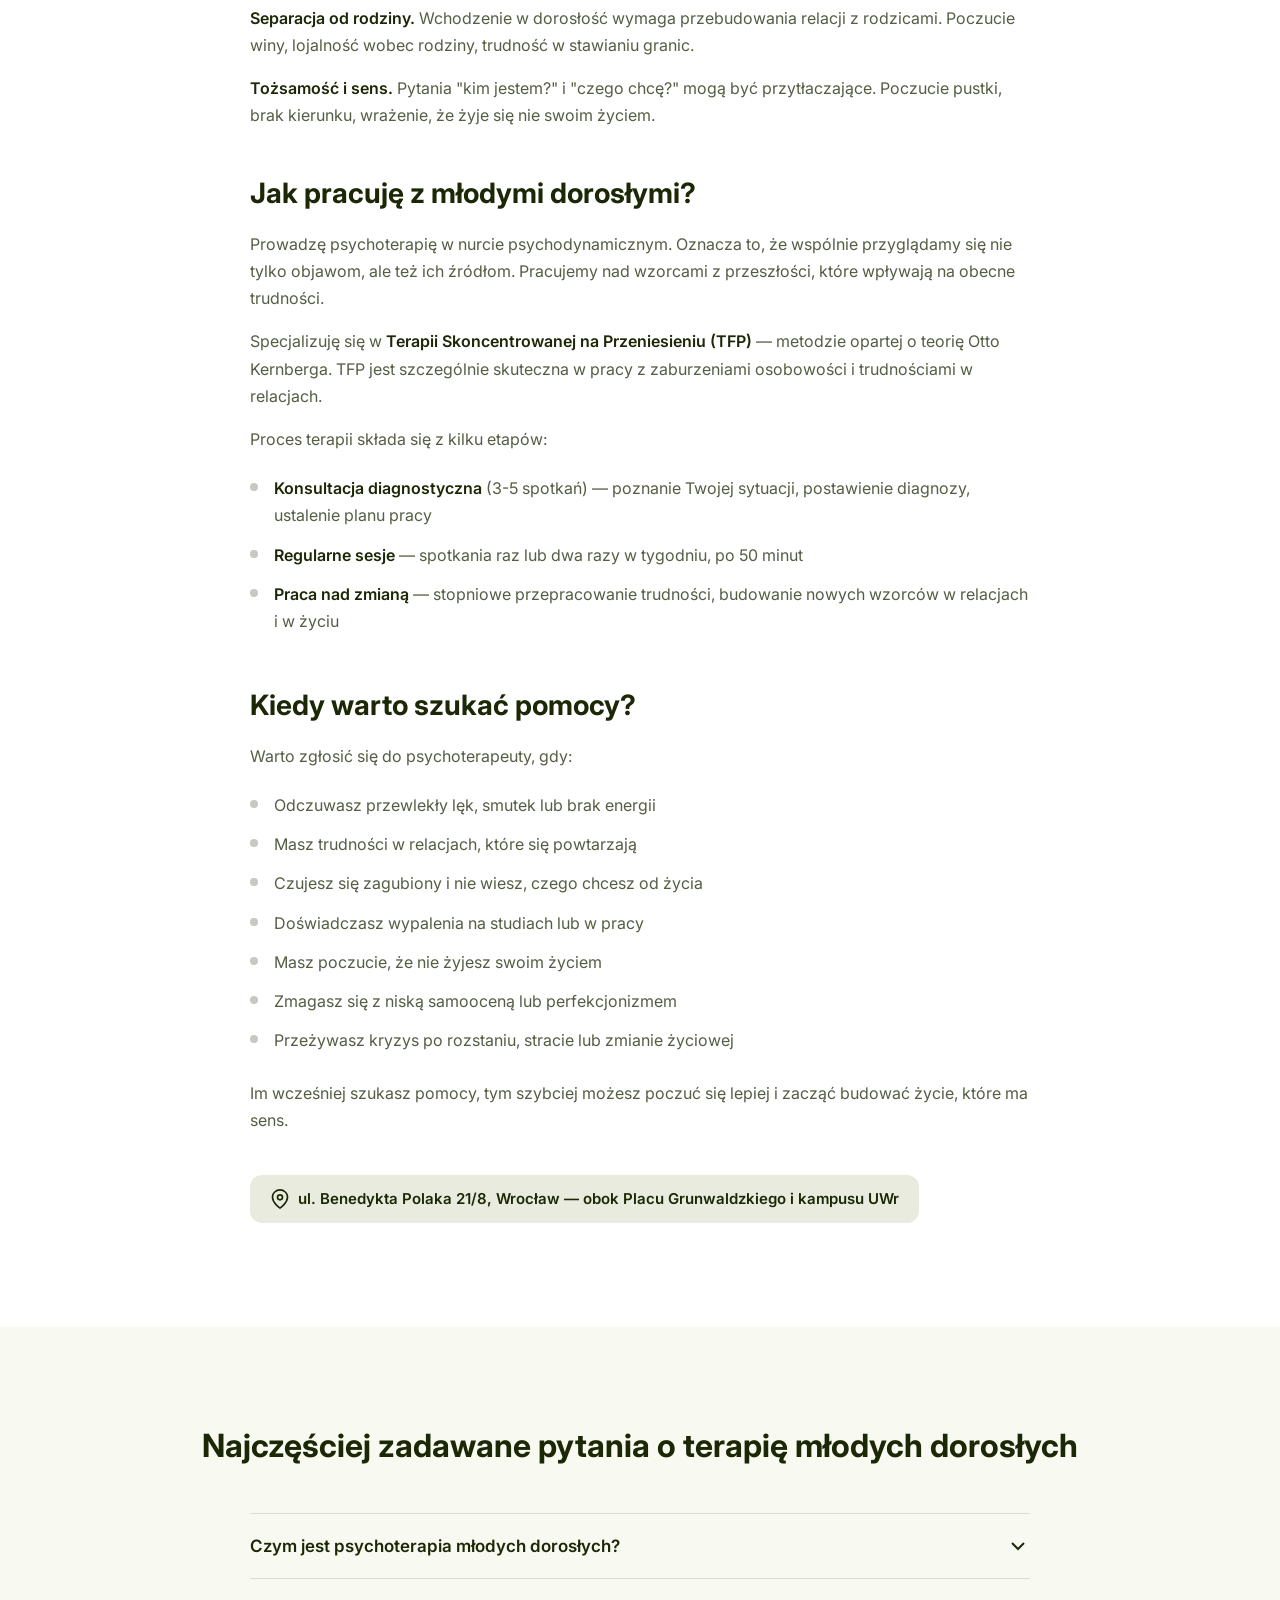
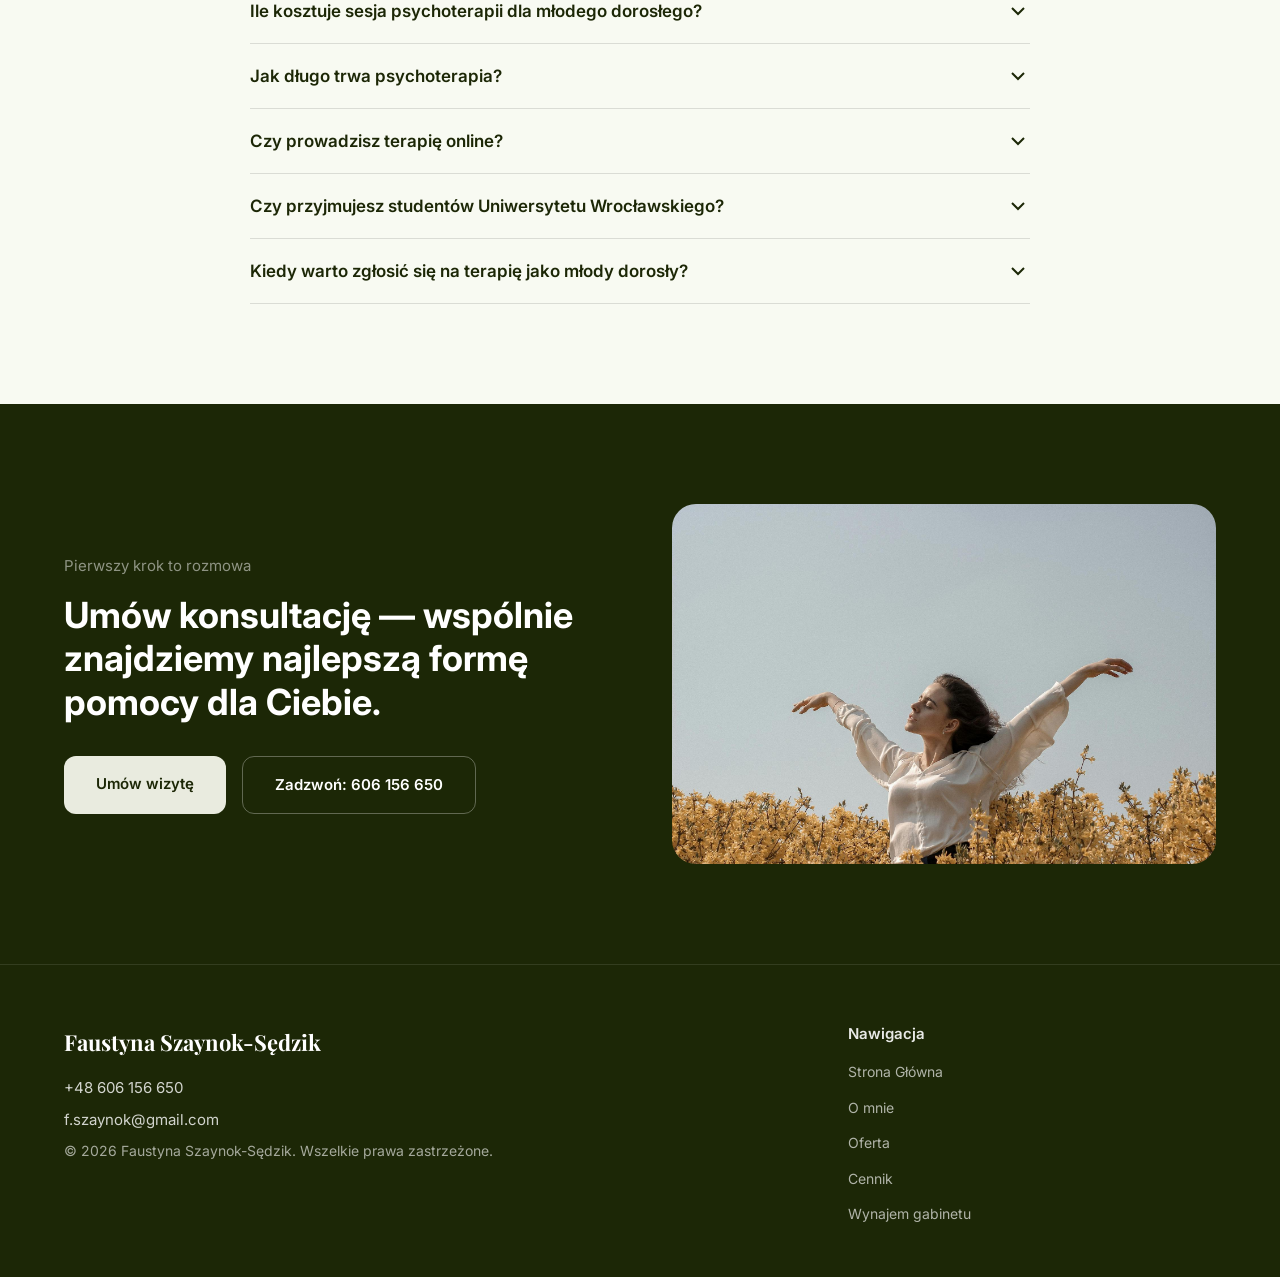
<file: terapia-mlodych-doroslych.html>
<!DOCTYPE html>
<html lang="pl">
<head>
  <meta charset="UTF-8">
  <meta name="viewport" content="width=device-width, initial-scale=1.0">
  <title>Terapia młodych dorosłych Wrocław — Faustyna Szaynok-Sędzik | Plac Grunwaldzki</title>
  <meta name="description" content="Psychoterapia młodych dorosłych i studentów we Wrocławiu. Pomoc przy lęku, wypaleniu, trudnościach w relacjach, presji kariery. Gabinet obok Placu Grunwaldzkiego i kampusu Uniwersytetu Wrocławskiego.">
  <link rel="icon" href="assets/images/favicon.png" type="image/png">
  <link rel="canonical" href="https://faustynaszaynok.pl/terapia-mlodych-doroslych.html">
  <meta property="og:title" content="Terapia młodych dorosłych Wrocław — Faustyna Szaynok-Sędzik | Plac Grunwaldzki">
  <meta property="og:description" content="Psychoterapia młodych dorosłych i studentów we Wrocławiu. Pomoc przy lęku, wypaleniu, trudnościach w relacjach. Gabinet przy Placu Grunwaldzkim.">
  <meta property="og:image" content="https://faustynaszaynok.pl/assets/images/og-image.png">
  <meta property="og:type" content="website">
  <meta property="og:url" content="https://faustynaszaynok.pl/terapia-mlodych-doroslych.html">
  <meta name="twitter:card" content="summary_large_image">
  <meta name="twitter:title" content="Terapia młodych dorosłych Wrocław — Faustyna Szaynok-Sędzik">
  <meta name="twitter:description" content="Psychoterapia młodych dorosłych i studentów we Wrocławiu. Gabinet przy Placu Grunwaldzkim.">
  <meta name="twitter:image" content="https://faustynaszaynok.pl/assets/images/og-image.png">
  <!-- Google tag (gtag.js) -->
  <script async src="https://www.googletagmanager.com/gtag/js?id=GT-5MGV5JTM"></script>
  <script>
    window.dataLayer = window.dataLayer || [];
    function gtag(){dataLayer.push(arguments);}
    gtag('js', new Date());
    gtag('config', 'GT-5MGV5JTM');
    gtag('config', 'AW-18073208716');
  </script>

  <link rel="preconnect" href="https://fonts.googleapis.com">
  <link rel="preconnect" href="https://fonts.gstatic.com" crossorigin>
  <link href="https://fonts.googleapis.com/css2?family=Inter:wght@400;600&family=Playfair+Display:wght@700&display=swap" rel="stylesheet">
  <link rel="stylesheet" href="css/style.css">
  <style>
    /* ========== SUBPAGE LAYOUT ========== */
    .subpage-hero {
      padding: 160px 0 80px;
      background: var(--color-offwhite);
    }

    .subpage-hero__inner {
      display: grid;
      grid-template-columns: 1fr 1fr;
      gap: 64px;
      align-items: center;
    }

    .subpage-hero__subtitle {
      font-size: 14px;
      font-weight: 600;
      text-transform: uppercase;
      letter-spacing: 2px;
      color: var(--color-primary);
      opacity: 0.5;
      margin-bottom: 16px;
    }

    .subpage-hero__title {
      font-family: var(--font-heading);
      font-size: 44px;
      font-weight: 700;
      color: var(--color-primary);
      line-height: 1.1;
      margin-bottom: 20px;
    }

    .subpage-hero__text {
      font-size: 16px;
      line-height: 1.7;
      color: var(--color-primary);
      opacity: 0.7;
    }

    .subpage-hero__image {
      width: 100%;
      height: 480px;
      object-fit: cover;
      object-position: center 20%;
      border-radius: var(--radius);
    }

    /* Content section */
    .subpage-content {
      padding: 80px 0;
      background: var(--color-white);
    }

    .subpage-content__inner {
      max-width: 780px;
      margin: 0 auto;
    }

    .subpage-content h2 {
      font-family: var(--font-heading);
      font-size: 28px;
      font-weight: 700;
      color: var(--color-primary);
      margin-bottom: 20px;
      margin-top: 48px;
    }

    .subpage-content h2:first-child {
      margin-top: 0;
    }

    .subpage-content p {
      font-size: 16px;
      line-height: 1.7;
      color: rgba(28, 39, 6, 0.75);
      margin-bottom: 16px;
    }

    .subpage-content ul {
      margin-bottom: 20px;
      padding-left: 0;
    }

    .subpage-content ul li {
      font-size: 16px;
      line-height: 1.7;
      color: rgba(28, 39, 6, 0.75);
      padding: 6px 0 6px 24px;
      position: relative;
    }

    .subpage-content ul li::before {
      content: '';
      position: absolute;
      left: 0;
      top: 14px;
      width: 8px;
      height: 8px;
      border-radius: 50%;
      background: var(--color-primary);
      opacity: 0.25;
    }

    .subpage-content strong {
      color: var(--color-primary);
      font-weight: 600;
    }

    /* Location badge */
    .location-badge {
      display: inline-flex;
      align-items: center;
      gap: 8px;
      padding: 12px 20px;
      background: var(--color-sage);
      border-radius: var(--radius-sm);
      font-size: 15px;
      font-weight: 600;
      color: var(--color-primary);
      margin: 24px 0;
    }

    .location-badge svg {
      flex-shrink: 0;
    }

    /* CTA section */
    .subpage-cta {
      padding: 100px 0;
      background: var(--color-primary);
    }

    .subpage-cta__inner {
      display: grid;
      grid-template-columns: 1fr 1fr;
      gap: 64px;
      align-items: center;
    }

    .subpage-cta__subtitle {
      font-size: 15px;
      color: var(--color-white);
      opacity: 0.5;
      margin-bottom: 16px;
    }

    .subpage-cta__title {
      font-family: var(--font-heading);
      font-size: 36px;
      font-weight: 700;
      color: var(--color-white);
      line-height: 1.2;
      margin-bottom: 32px;
    }

    .subpage-cta__buttons {
      display: flex;
      gap: 16px;
    }

    .subpage-cta__btn {
      display: inline-block;
      padding: 16px 32px;
      border-radius: var(--radius-sm);
      font-size: 15px;
      font-weight: 600;
      text-decoration: none;
      transition: opacity 0.2s;
    }

    .subpage-cta__btn:hover {
      opacity: 0.85;
    }

    .subpage-cta__btn--primary {
      background: var(--color-sage);
      color: var(--color-primary);
    }

    .subpage-cta__btn--outline {
      background: transparent;
      color: var(--color-white);
      border: 1.5px solid rgba(255,255,255,0.3);
    }

    .subpage-cta__image {
      width: 100%;
      height: 360px;
      object-fit: cover;
      border-radius: var(--radius);
    }

    /* Responsive */
    @media (max-width: 768px) {
      .subpage-hero__inner {
        grid-template-columns: 1fr;
        gap: 40px;
      }
      .subpage-hero__title {
        font-size: 30px;
      }
      .subpage-hero__image {
        height: 300px;
      }
      .subpage-cta__inner {
        grid-template-columns: 1fr;
        gap: 40px;
      }
      .subpage-cta__title {
        font-size: 28px;
      }
      .subpage-cta__image {
        height: 260px;
      }
      .subpage-cta__buttons {
        flex-direction: column;
      }
      .subpage-cta__btn {
        text-align: center;
      }
      .subpage-content h2 {
        font-size: 24px;
      }
    }
  </style>

  <script type="application/ld+json">
  {
    "@context": "https://schema.org",
    "@type": "BreadcrumbList",
    "itemListElement": [
      {
        "@type": "ListItem",
        "position": 1,
        "name": "Strona główna",
        "item": "https://faustynaszaynok.pl/"
      },
      {
        "@type": "ListItem",
        "position": 2,
        "name": "Terapia młodych dorosłych",
        "item": "https://faustynaszaynok.pl/terapia-mlodych-doroslych.html"
      }
    ]
  }
  </script>

  <script type="application/ld+json">
  {
    "@context": "https://schema.org",
    "@type": "MedicalBusiness",
    "name": "Faustyna Szaynok-Sędzik — Psychoterapia młodych dorosłych",
    "description": "Psychoterapia młodych dorosłych i studentów we Wrocławiu. Psychoterapia psychodynamiczna, TFP. Gabinet przy Placu Grunwaldzkim.",
    "url": "https://faustynaszaynok.pl/terapia-mlodych-doroslych.html",
    "telephone": "+48606156650",
    "email": "f.szaynok@gmail.com",
    "image": "https://faustynaszaynok.pl/assets/images/portrait-faustyna.jpeg",
    "address": {
      "@type": "PostalAddress",
      "streetAddress": "ul. Benedykta Polaka 21/8",
      "addressLocality": "Wrocław",
      "addressRegion": "Dolnośląskie",
      "postalCode": "51-648",
      "addressCountry": "PL"
    },
    "geo": {
      "@type": "GeoCoordinates",
      "latitude": 51.1079,
      "longitude": 17.0385
    },
    "areaServed": {
      "@type": "City",
      "name": "Wrocław"
    },
    "priceRange": "200 zł",
    "medicalSpecialty": "Psychiatric"
  }
  </script>

  <script type="application/ld+json">
  {
    "@context": "https://schema.org",
    "@type": "FAQPage",
    "mainEntity": [
      {
        "@type": "Question",
        "name": "Czym jest psychoterapia młodych dorosłych?",
        "acceptedAnswer": {
          "@type": "Answer",
          "text": "Psychoterapia młodych dorosłych to terapia skierowana do osób w wieku 18-30 lat, które zmagają się z wyzwaniami wchodzenia w dorosłość. Obejmuje pracę nad tożsamością, relacjami, lękiem, depresją i trudnościami zawodowymi. Prowadzę ją w nurcie psychodynamicznym i TFP."
        }
      },
      {
        "@type": "Question",
        "name": "Ile kosztuje sesja psychoterapii dla młodego dorosłego?",
        "acceptedAnswer": {
          "@type": "Answer",
          "text": "Sesja psychoterapii kosztuje 200 zł i trwa 50 minut. Dotyczy to zarówno konsultacji diagnostycznych, jak i regularnych sesji terapeutycznych. Płatność przelewem."
        }
      },
      {
        "@type": "Question",
        "name": "Jak długo trwa psychoterapia?",
        "acceptedAnswer": {
          "@type": "Answer",
          "text": "Czas trwania terapii zależy od problemu i celów. Terapia krótkoterminowa trwa od kilku do kilkunastu spotkań. Psychoterapia psychodynamiczna i TFP to procesy dłuższe, od kilku miesięcy do kilku lat. Częstotliwość sesji ustalamy indywidualnie."
        }
      },
      {
        "@type": "Question",
        "name": "Czy prowadzisz terapię online?",
        "acceptedAnswer": {
          "@type": "Answer",
          "text": "Nie prowadzę terapii online. Wszystkie sesje odbywają się stacjonarnie w gabinecie we Wrocławiu przy ul. Benedykta Polaka 21/8, obok Placu Grunwaldzkiego. W psychoterapii psychodynamicznej cenię bezpośredni kontakt."
        }
      },
      {
        "@type": "Question",
        "name": "Czy przyjmujesz studentów Uniwersytetu Wrocławskiego?",
        "acceptedAnswer": {
          "@type": "Answer",
          "text": "Tak, pracuję ze studentami i doktorantami. Gabinet mieści się przy ul. Benedykta Polaka 21/8, obok Placu Grunwaldzkiego i kampusu Uniwersytetu Wrocławskiego. Pomagam m.in. przy lęku przed egzaminami, wypaleniu akademickim, trudnościach w relacjach i poczuciu zagubienia."
        }
      },
      {
        "@type": "Question",
        "name": "Kiedy warto zgłosić się na terapię jako młody dorosły?",
        "acceptedAnswer": {
          "@type": "Answer",
          "text": "Warto szukać pomocy, gdy odczuwasz przewlekły lęk lub smutek, masz trudności w relacjach, nie radzisz sobie z presją studiów lub pracy, czujesz się zagubiony w życiu, doświadczasz wypalenia lub masz poczucie, że nie żyjesz swoim życiem. Im wcześniej szukasz pomocy, tym lepiej."
        }
      }
    ]
  }
  </script>
</head>
<body>

  <!-- ========== NAV ========== -->
  <nav class="nav" id="nav" aria-label="Nawigacja główna">
    <div class="container nav__inner">
      <a href="/" class="nav__logo">
        <img src="assets/images/logo-small.svg" alt="Faustyna Szaynok-Sędzik — Psychoterapia" class="nav__logo-img">
      </a>
      <button class="nav__hamburger" id="nav-toggle" aria-label="Otwórz menu" aria-expanded="false">
        <span></span>
        <span></span>
        <span></span>
      </button>
      <div class="nav__menu" id="nav-menu">
        <ul class="nav__list">
          <li><a href="/" class="nav__link">Strona Główna</a></li>
          <li><a href="/#about-section" class="nav__link">O mnie</a></li>
          <li><a href="/#service-section" class="nav__link">Oferta</a></li>
          <li><a href="cennik.html" class="nav__link">Cennik</a></li>
          <li><a href="wynajem.html" class="nav__link">Wynajem gabinetu</a></li>
        </ul>
        <a href="/#booking-section" class="btn btn--primary nav__cta">Umów wizytę</a>
      </div>
    </div>
  </nav>

  <!-- ========== HERO ========== -->
  <section class="subpage-hero">
    <div class="container">
      <div class="subpage-hero__inner">
        <div>
          <p class="subpage-hero__subtitle">Terapia młodych dorosłych</p>
          <h1 class="subpage-hero__title">Psychoterapia młodych dorosłych — Wrocław, Plac Grunwaldzki</h1>
          <p class="subpage-hero__text">Prowadzę psychoterapię osób w wieku 18-30 lat, które zmagają się z wyzwaniami wchodzenia w dorosłość. Pomagam w lęku, depresji, trudnościach w relacjach, presji kariery i poczuciu zagubienia. Gabinet przy ul. Benedykta Polaka 21/8, obok Placu Grunwaldzkiego i kampusu Uniwersytetu Wrocławskiego.</p>
        </div>
        <img src="assets/images/portrait-faustyna.jpeg" alt="Faustyna Szaynok-Sędzik — psychoterapeuta dla młodych dorosłych Wrocław" class="subpage-hero__image">
      </div>
    </div>
  </section>

  <!-- ========== CONTENT ========== -->
  <section class="subpage-content">
    <div class="container">
      <div class="subpage-content__inner">

        <h2>Dla kogo jest terapia młodych dorosłych?</h2>
        <p>Okres między 18 a 30 rokiem życia to czas intensywnych zmian: studia, pierwsze poważne relacje, wejście na rynek pracy, separacja od rodziny pochodzenia. Te przejścia mogą wywoływać lęk, poczucie zagubienia i trudności, z którymi trudno poradzić sobie samemu.</p>
        <p>Psychoterapia młodych dorosłych skierowana jest do studentów i osób wchodzących w dorosłość, które doświadczają:</p>
        <ul>
          <li>Lęku, ataków paniki, fobii społecznej</li>
          <li>Depresji, obniżonego nastroju, braku motywacji</li>
          <li>Trudności w relacjach romantycznych i przyjacielskich</li>
          <li>Presji kariery, wypalenia, niezdecydowania zawodowego</li>
          <li>Problemów z tożsamością i poczuciem własnej wartości</li>
          <li>Trudności w separacji od rodziny pochodzenia</li>
          <li>Zaburzeń osobowości</li>
          <li>Przewlekłego stresu i zaburzeń psychosomatycznych</li>
        </ul>

        <h2>Typowe problemy młodych dorosłych</h2>
        <p><strong>Presja kariery i studiów.</strong> Poczucie, że trzeba mieć wszystko poukładane. Lęk przed porażką, porównywanie się z rówieśnikami, syndrom oszusta. Trudność w podejmowaniu decyzji o kierunku życia.</p>
        <p><strong>Relacje i bliskość.</strong> Trudności w budowaniu trwałych relacji, lęk przed bliskością lub odrzuceniem, powtarzające się wzorce w związkach, konflikty z partnerem.</p>
        <p><strong>Separacja od rodziny.</strong> Wchodzenie w dorosłość wymaga przebudowania relacji z rodzicami. Poczucie winy, lojalność wobec rodziny, trudność w stawianiu granic.</p>
        <p><strong>Tożsamość i sens.</strong> Pytania "kim jestem?" i "czego chcę?" mogą być przytłaczające. Poczucie pustki, brak kierunku, wrażenie, że żyje się nie swoim życiem.</p>

        <h2>Jak pracuję z młodymi dorosłymi?</h2>
        <p>Prowadzę psychoterapię w nurcie psychodynamicznym. Oznacza to, że wspólnie przyglądamy się nie tylko objawom, ale też ich źródłom. Pracujemy nad wzorcami z przeszłości, które wpływają na obecne trudności.</p>
        <p>Specjalizuję się w <strong>Terapii Skoncentrowanej na Przeniesieniu (TFP)</strong> — metodzie opartej o teorię Otto Kernberga. TFP jest szczególnie skuteczna w pracy z zaburzeniami osobowości i trudnościami w relacjach.</p>
        <p>Proces terapii składa się z kilku etapów:</p>
        <ul>
          <li><strong>Konsultacja diagnostyczna</strong> (3-5 spotkań) — poznanie Twojej sytuacji, postawienie diagnozy, ustalenie planu pracy</li>
          <li><strong>Regularne sesje</strong> — spotkania raz lub dwa razy w tygodniu, po 50 minut</li>
          <li><strong>Praca nad zmianą</strong> — stopniowe przepracowanie trudności, budowanie nowych wzorców w relacjach i w życiu</li>
        </ul>

        <h2>Kiedy warto szukać pomocy?</h2>
        <p>Warto zgłosić się do psychoterapeuty, gdy:</p>
        <ul>
          <li>Odczuwasz przewlekły lęk, smutek lub brak energii</li>
          <li>Masz trudności w relacjach, które się powtarzają</li>
          <li>Czujesz się zagubiony i nie wiesz, czego chcesz od życia</li>
          <li>Doświadczasz wypalenia na studiach lub w pracy</li>
          <li>Masz poczucie, że nie żyjesz swoim życiem</li>
          <li>Zmagasz się z niską samooceną lub perfekcjonizmem</li>
          <li>Przeżywasz kryzys po rozstaniu, stracie lub zmianie życiowej</li>
        </ul>
        <p>Im wcześniej szukasz pomocy, tym szybciej możesz poczuć się lepiej i zacząć budować życie, które ma sens.</p>

        <div class="location-badge">
          <svg width="20" height="20" viewBox="0 0 24 24" fill="none" stroke="currentColor" stroke-width="2" stroke-linecap="round" stroke-linejoin="round"><path d="M21 10c0 7-9 13-9 13s-9-6-9-13a9 9 0 0 1 18 0z"/><circle cx="12" cy="10" r="3"/></svg>
          ul. Benedykta Polaka 21/8, Wrocław — obok Placu Grunwaldzkiego i kampusu UWr
        </div>

      </div>
    </div>
  </section>

  <!-- ========== FAQ ========== -->
  <section class="faq" id="faq-section">
    <div class="container">
      <h2 class="section-title">Najczęściej zadawane pytania o terapię młodych dorosłych</h2>
      <div class="faq__list">
        <div class="faq__item">
          <button class="faq__question" aria-expanded="false">
            <span>Czym jest psychoterapia młodych dorosłych?</span>
            <svg class="faq__chevron" width="24" height="24" viewBox="0 0 24 24" fill="none" stroke="currentColor" stroke-width="2"><polyline points="6 9 12 15 18 9"/></svg>
          </button>
          <div class="faq__answer">
            <p>Psychoterapia młodych dorosłych to terapia skierowana do osób w wieku 18-30 lat, które zmagają się z wyzwaniami wchodzenia w dorosłość. Obejmuje pracę nad tożsamością, relacjami, lękiem, depresją i trudnościami zawodowymi. Prowadzę ją w nurcie psychodynamicznym i TFP.</p>
          </div>
        </div>
        <div class="faq__item">
          <button class="faq__question" aria-expanded="false">
            <span>Ile kosztuje sesja psychoterapii dla młodego dorosłego?</span>
            <svg class="faq__chevron" width="24" height="24" viewBox="0 0 24 24" fill="none" stroke="currentColor" stroke-width="2"><polyline points="6 9 12 15 18 9"/></svg>
          </button>
          <div class="faq__answer">
            <p>Sesja psychoterapii kosztuje 200 zł i trwa 50 minut. Dotyczy to zarówno konsultacji diagnostycznych, jak i regularnych sesji terapeutycznych. Płatność przelewem. <a href="cennik.html" style="text-decoration: underline;">Zobacz pełny cennik</a>.</p>
          </div>
        </div>
        <div class="faq__item">
          <button class="faq__question" aria-expanded="false">
            <span>Jak długo trwa psychoterapia?</span>
            <svg class="faq__chevron" width="24" height="24" viewBox="0 0 24 24" fill="none" stroke="currentColor" stroke-width="2"><polyline points="6 9 12 15 18 9"/></svg>
          </button>
          <div class="faq__answer">
            <p>Czas trwania terapii zależy od problemu i celów. Terapia krótkoterminowa trwa od kilku do kilkunastu spotkań. Psychoterapia psychodynamiczna i TFP to procesy dłuższe, od kilku miesięcy do kilku lat. Częstotliwość sesji ustalamy indywidualnie.</p>
          </div>
        </div>
        <div class="faq__item">
          <button class="faq__question" aria-expanded="false">
            <span>Czy prowadzisz terapię online?</span>
            <svg class="faq__chevron" width="24" height="24" viewBox="0 0 24 24" fill="none" stroke="currentColor" stroke-width="2"><polyline points="6 9 12 15 18 9"/></svg>
          </button>
          <div class="faq__answer">
            <p>Nie prowadzę terapii online. Wszystkie sesje odbywają się stacjonarnie w gabinecie we Wrocławiu przy ul. Benedykta Polaka 21/8, obok Placu Grunwaldzkiego. W psychoterapii psychodynamicznej cenię bezpośredni kontakt, który pozwala na pracę z komunikacją niewerbalną.</p>
          </div>
        </div>
        <div class="faq__item">
          <button class="faq__question" aria-expanded="false">
            <span>Czy przyjmujesz studentów Uniwersytetu Wrocławskiego?</span>
            <svg class="faq__chevron" width="24" height="24" viewBox="0 0 24 24" fill="none" stroke="currentColor" stroke-width="2"><polyline points="6 9 12 15 18 9"/></svg>
          </button>
          <div class="faq__answer">
            <p>Tak, pracuję ze studentami i doktorantami. Gabinet mieści się przy ul. Benedykta Polaka 21/8, obok Placu Grunwaldzkiego i kampusu Uniwersytetu Wrocławskiego. Pomagam m.in. przy lęku przed egzaminami, wypaleniu akademickim, trudnościach w relacjach i poczuciu zagubienia.</p>
          </div>
        </div>
        <div class="faq__item">
          <button class="faq__question" aria-expanded="false">
            <span>Kiedy warto zgłosić się na terapię jako młody dorosły?</span>
            <svg class="faq__chevron" width="24" height="24" viewBox="0 0 24 24" fill="none" stroke="currentColor" stroke-width="2"><polyline points="6 9 12 15 18 9"/></svg>
          </button>
          <div class="faq__answer">
            <p>Warto szukać pomocy, gdy odczuwasz przewlekły lęk lub smutek, masz trudności w relacjach, nie radzisz sobie z presją studiów lub pracy, czujesz się zagubiony w życiu, doświadczasz wypalenia lub masz poczucie, że nie żyjesz swoim życiem. Im wcześniej szukasz pomocy, tym lepiej.</p>
          </div>
        </div>
      </div>
    </div>
  </section>

  <!-- ========== CTA ========== -->
  <section class="subpage-cta">
    <div class="container">
      <div class="subpage-cta__inner">
        <div>
          <p class="subpage-cta__subtitle">Pierwszy krok to rozmowa</p>
          <h2 class="subpage-cta__title">Umów konsultację — wspólnie znajdziemy najlepszą formę pomocy dla&nbsp;Ciebie.</h2>
          <div class="subpage-cta__buttons">
            <a href="/#booking-section" class="subpage-cta__btn subpage-cta__btn--primary">Umów wizytę</a>
            <a href="tel:+48606156650" class="subpage-cta__btn subpage-cta__btn--outline">Zadzwoń: 606 156 650</a>
          </div>
        </div>
        <img src="assets/images/bg2.jpeg" alt="Gabinet psychoterapii młodych dorosłych Wrocław — ul. Benedykta Polaka, obok Placu Grunwaldzkiego" class="subpage-cta__image" loading="lazy">
      </div>
    </div>
  </section>

  <!-- ========== FOOTER ========== -->
  <footer class="footer">
    <div class="container footer__inner">
      <div class="footer__brand">
        <span class="footer__logo-text">Faustyna Szaynok-Sędzik</span>
        <p class="footer__contact"><a href="tel:+48606156650">+48 606 156 650</a></p>
        <p class="footer__contact"><a href="mailto:f.szaynok@gmail.com">f.szaynok@gmail.com</a></p>
        <p class="footer__copy">&copy; 2026 Faustyna Szaynok-Sędzik. Wszelkie prawa zastrzeżone.</p>
      </div>
      <nav class="footer__nav" aria-label="Nawigacja stopki">
        <h4 class="footer__nav-title">Nawigacja</h4>
        <ul class="footer__nav-list">
          <li><a href="/">Strona Główna</a></li>
          <li><a href="/#about-section">O mnie</a></li>
          <li><a href="/#service-section">Oferta</a></li>
          <li><a href="cennik.html">Cennik</a></li>
          <li><a href="wynajem.html">Wynajem gabinetu</a></li>
        </ul>
      </nav>
    </div>
  </footer>

  <script src="js/main.js"></script>

  <!-- Conversion tracking: phone click + email click -->
  <script>
    document.addEventListener('click', function(e) {
      var link = e.target.closest('a');
      if (!link) return;
      var href = link.getAttribute('href') || '';
      if (href.startsWith('tel:')) {
        gtag('event', 'conversion', {
          send_to: 'AW-18073208716/phone_click',
          event_callback: function() {}
        });
      }
      if (href.startsWith('mailto:')) {
        gtag('event', 'conversion', {
          send_to: 'AW-18073208716/email_click',
          event_callback: function() {}
        });
      }
    });
  </script>
</body>
</html>
</file>
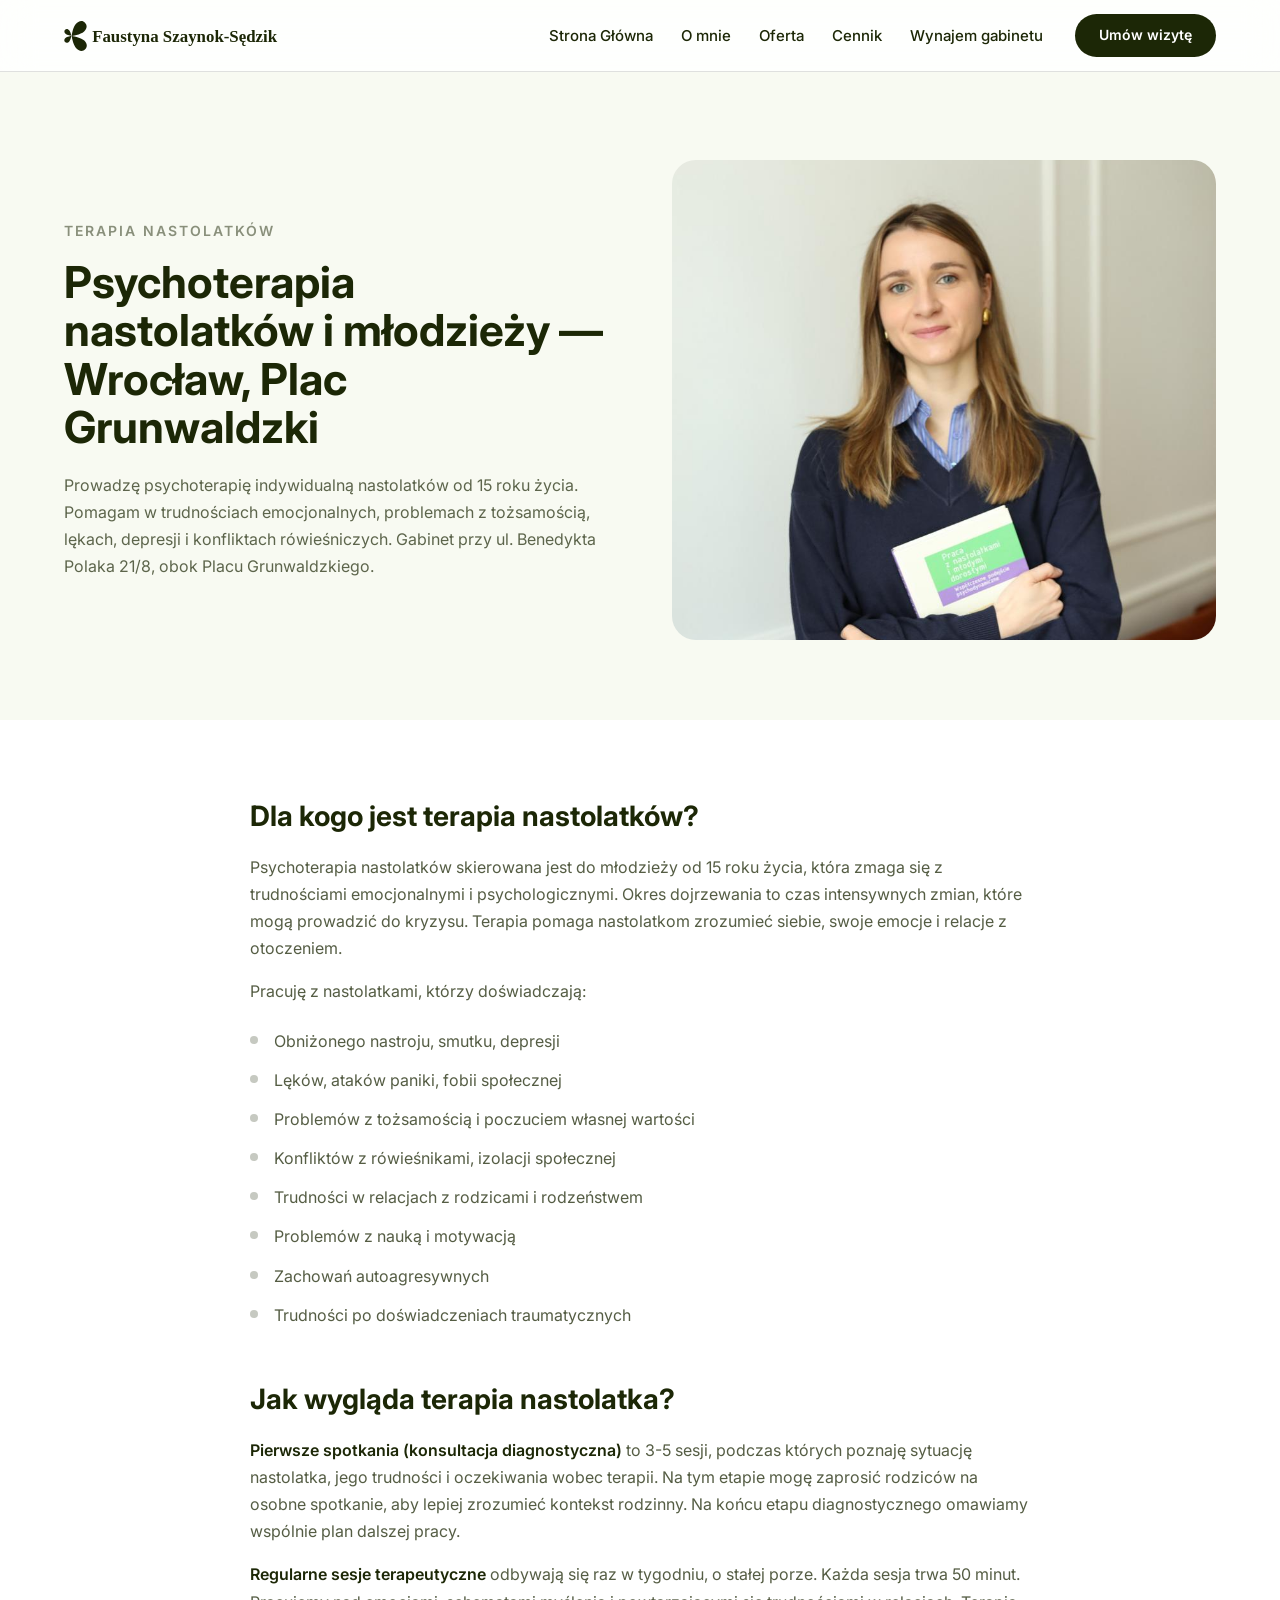
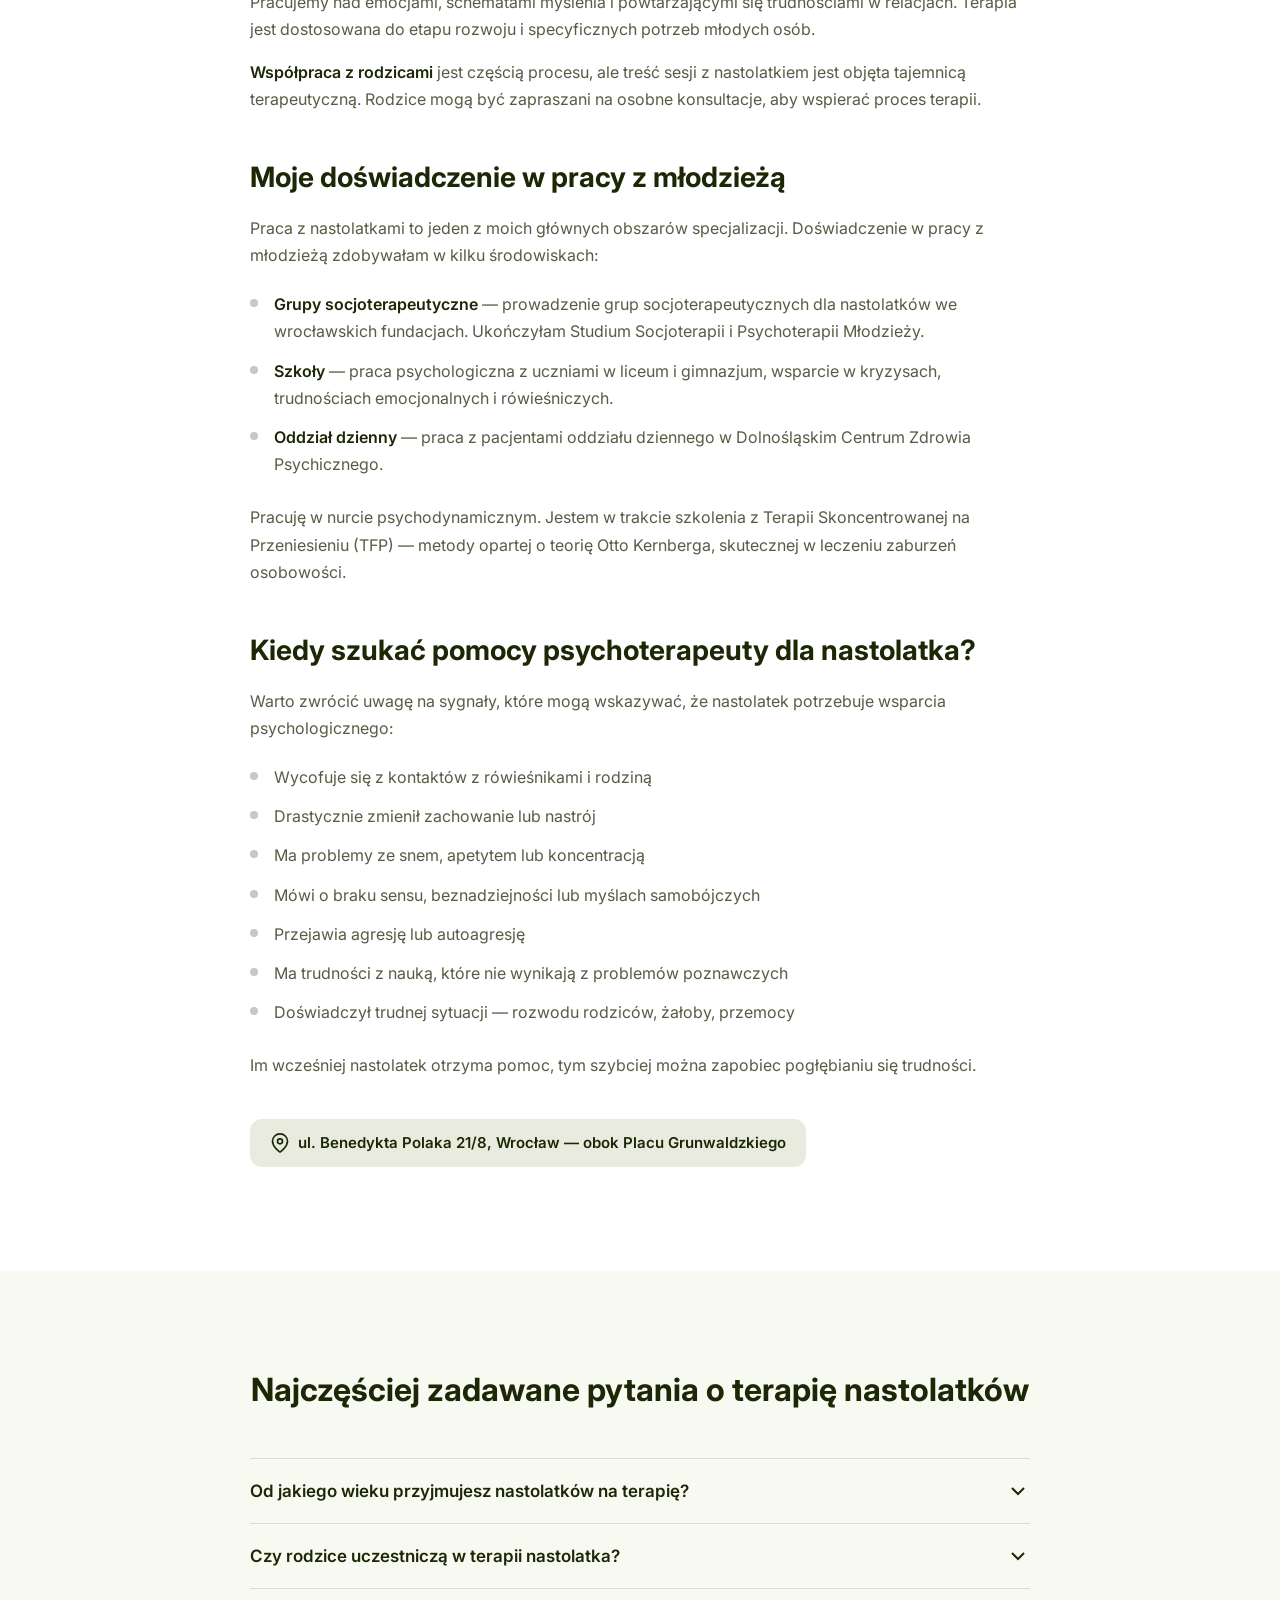
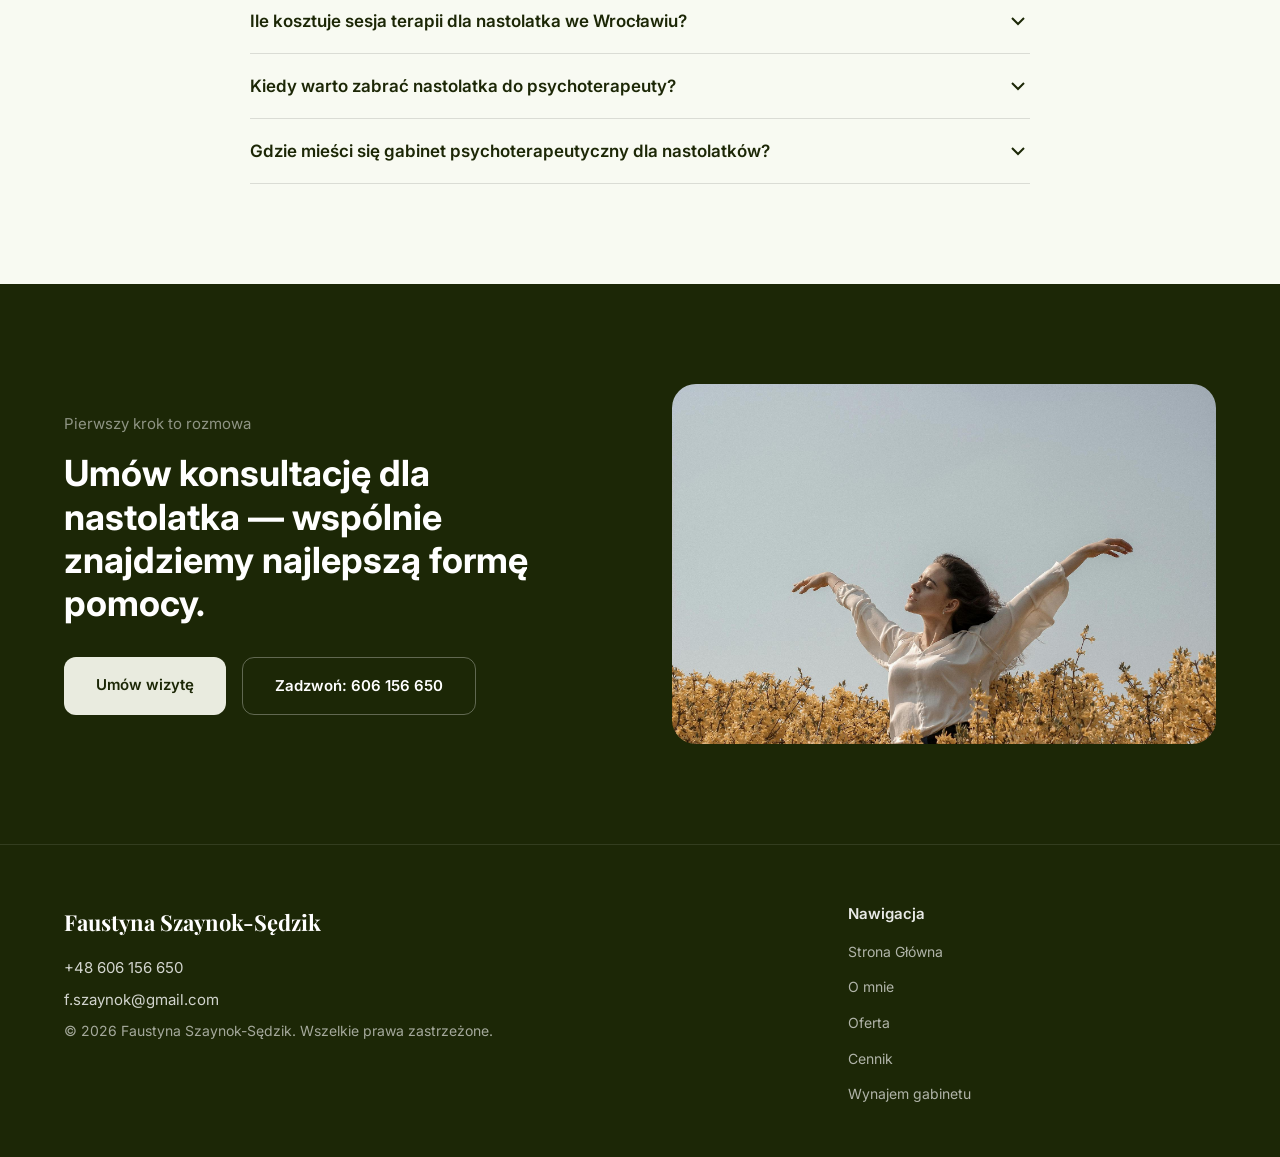
<file: terapia-nastolatkow.html>
<!DOCTYPE html>
<html lang="pl">
<head>
  <meta charset="UTF-8">
  <meta name="viewport" content="width=device-width, initial-scale=1.0">
  <title>Psychoterapeuta dla nastolatków Wrocław — Faustyna Szaynok-Sędzik | Plac Grunwaldzki</title>
  <meta name="description" content="Psychoterapia nastolatków i młodzieży we Wrocławiu. Terapia indywidualna od 15 roku życia. Lęki, depresja, problemy z tożsamością, konflikty rówieśnicze. Gabinet przy Placu Grunwaldzkim.">
  <link rel="icon" href="assets/images/favicon.png" type="image/png">
  <link rel="canonical" href="https://faustynaszaynok.pl/terapia-nastolatkow.html">
  <meta property="og:title" content="Psychoterapeuta dla nastolatków Wrocław — Faustyna Szaynok-Sędzik | Plac Grunwaldzki">
  <meta property="og:description" content="Psychoterapia nastolatków i młodzieży we Wrocławiu. Terapia indywidualna od 15 roku życia. Gabinet przy Placu Grunwaldzkim.">
  <meta property="og:image" content="https://faustynaszaynok.pl/assets/images/og-image.png">
  <meta property="og:type" content="website">
  <meta property="og:url" content="https://faustynaszaynok.pl/terapia-nastolatkow.html">
  <meta name="twitter:card" content="summary_large_image">
  <meta name="twitter:title" content="Psychoterapeuta dla nastolatków Wrocław — Faustyna Szaynok-Sędzik">
  <meta name="twitter:description" content="Psychoterapia nastolatków i młodzieży we Wrocławiu. Terapia indywidualna od 15 roku życia.">
  <meta name="twitter:image" content="https://faustynaszaynok.pl/assets/images/og-image.png">
  <!-- Google tag (gtag.js) -->
  <script async src="https://www.googletagmanager.com/gtag/js?id=GT-5MGV5JTM"></script>
  <script>
    window.dataLayer = window.dataLayer || [];
    function gtag(){dataLayer.push(arguments);}
    gtag('js', new Date());
    gtag('config', 'GT-5MGV5JTM');
    gtag('config', 'AW-18073208716');
  </script>

  <link rel="preconnect" href="https://fonts.googleapis.com">
  <link rel="preconnect" href="https://fonts.gstatic.com" crossorigin>
  <link href="https://fonts.googleapis.com/css2?family=Inter:wght@400;600&family=Playfair+Display:wght@700&display=swap" rel="stylesheet">
  <link rel="stylesheet" href="css/style.css">
  <style>
    /* ========== SUBPAGE LAYOUT ========== */
    .subpage-hero {
      padding: 160px 0 80px;
      background: var(--color-offwhite);
    }

    .subpage-hero__inner {
      display: grid;
      grid-template-columns: 1fr 1fr;
      gap: 64px;
      align-items: center;
    }

    .subpage-hero__subtitle {
      font-size: 14px;
      font-weight: 600;
      text-transform: uppercase;
      letter-spacing: 2px;
      color: var(--color-primary);
      opacity: 0.5;
      margin-bottom: 16px;
    }

    .subpage-hero__title {
      font-family: var(--font-heading);
      font-size: 44px;
      font-weight: 700;
      color: var(--color-primary);
      line-height: 1.1;
      margin-bottom: 20px;
    }

    .subpage-hero__text {
      font-size: 16px;
      line-height: 1.7;
      color: var(--color-primary);
      opacity: 0.7;
    }

    .subpage-hero__image {
      width: 100%;
      height: 480px;
      object-fit: cover;
      object-position: center 20%;
      border-radius: var(--radius);
    }

    /* Content section */
    .subpage-content {
      padding: 80px 0;
      background: var(--color-white);
    }

    .subpage-content__inner {
      max-width: 780px;
      margin: 0 auto;
    }

    .subpage-content h2 {
      font-family: var(--font-heading);
      font-size: 28px;
      font-weight: 700;
      color: var(--color-primary);
      margin-bottom: 20px;
      margin-top: 48px;
    }

    .subpage-content h2:first-child {
      margin-top: 0;
    }

    .subpage-content p {
      font-size: 16px;
      line-height: 1.7;
      color: rgba(28, 39, 6, 0.75);
      margin-bottom: 16px;
    }

    .subpage-content ul {
      margin-bottom: 20px;
      padding-left: 0;
    }

    .subpage-content ul li {
      font-size: 16px;
      line-height: 1.7;
      color: rgba(28, 39, 6, 0.75);
      padding: 6px 0 6px 24px;
      position: relative;
    }

    .subpage-content ul li::before {
      content: '';
      position: absolute;
      left: 0;
      top: 14px;
      width: 8px;
      height: 8px;
      border-radius: 50%;
      background: var(--color-primary);
      opacity: 0.25;
    }

    .subpage-content strong {
      color: var(--color-primary);
      font-weight: 600;
    }

    /* Location badge */
    .location-badge {
      display: inline-flex;
      align-items: center;
      gap: 8px;
      padding: 12px 20px;
      background: var(--color-sage);
      border-radius: var(--radius-sm);
      font-size: 15px;
      font-weight: 600;
      color: var(--color-primary);
      margin: 24px 0;
    }

    .location-badge svg {
      flex-shrink: 0;
    }

    /* CTA section */
    .subpage-cta {
      padding: 100px 0;
      background: var(--color-primary);
    }

    .subpage-cta__inner {
      display: grid;
      grid-template-columns: 1fr 1fr;
      gap: 64px;
      align-items: center;
    }

    .subpage-cta__subtitle {
      font-size: 15px;
      color: var(--color-white);
      opacity: 0.5;
      margin-bottom: 16px;
    }

    .subpage-cta__title {
      font-family: var(--font-heading);
      font-size: 36px;
      font-weight: 700;
      color: var(--color-white);
      line-height: 1.2;
      margin-bottom: 32px;
    }

    .subpage-cta__buttons {
      display: flex;
      gap: 16px;
    }

    .subpage-cta__btn {
      display: inline-block;
      padding: 16px 32px;
      border-radius: var(--radius-sm);
      font-size: 15px;
      font-weight: 600;
      text-decoration: none;
      transition: opacity 0.2s;
    }

    .subpage-cta__btn:hover {
      opacity: 0.85;
    }

    .subpage-cta__btn--primary {
      background: var(--color-sage);
      color: var(--color-primary);
    }

    .subpage-cta__btn--outline {
      background: transparent;
      color: var(--color-white);
      border: 1.5px solid rgba(255,255,255,0.3);
    }

    .subpage-cta__image {
      width: 100%;
      height: 360px;
      object-fit: cover;
      border-radius: var(--radius);
    }

    /* Responsive */
    @media (max-width: 768px) {
      .subpage-hero__inner {
        grid-template-columns: 1fr;
        gap: 40px;
      }
      .subpage-hero__title {
        font-size: 30px;
      }
      .subpage-hero__image {
        height: 300px;
      }
      .subpage-cta__inner {
        grid-template-columns: 1fr;
        gap: 40px;
      }
      .subpage-cta__title {
        font-size: 28px;
      }
      .subpage-cta__image {
        height: 260px;
      }
      .subpage-cta__buttons {
        flex-direction: column;
      }
      .subpage-cta__btn {
        text-align: center;
      }
      .subpage-content h2 {
        font-size: 24px;
      }
    }
  </style>

  <script type="application/ld+json">
  {
    "@context": "https://schema.org",
    "@type": "BreadcrumbList",
    "itemListElement": [
      {
        "@type": "ListItem",
        "position": 1,
        "name": "Strona główna",
        "item": "https://faustynaszaynok.pl/"
      },
      {
        "@type": "ListItem",
        "position": 2,
        "name": "Terapia nastolatków",
        "item": "https://faustynaszaynok.pl/terapia-nastolatkow.html"
      }
    ]
  }
  </script>

  <script type="application/ld+json">
  {
    "@context": "https://schema.org",
    "@type": "MedicalBusiness",
    "name": "Faustyna Szaynok-Sędzik — Psychoterapia nastolatków",
    "description": "Psychoterapia nastolatków i młodzieży od 15 roku życia we Wrocławiu. Terapia psychodynamiczna, socjoterapia. Gabinet przy Placu Grunwaldzkim.",
    "url": "https://faustynaszaynok.pl/terapia-nastolatkow.html",
    "telephone": "+48606156650",
    "email": "f.szaynok@gmail.com",
    "image": "https://faustynaszaynok.pl/assets/images/portrait-faustyna.jpeg",
    "address": {
      "@type": "PostalAddress",
      "streetAddress": "ul. Benedykta Polaka 21/8",
      "addressLocality": "Wrocław",
      "addressRegion": "Dolnośląskie",
      "postalCode": "51-648",
      "addressCountry": "PL"
    },
    "geo": {
      "@type": "GeoCoordinates",
      "latitude": 51.1079,
      "longitude": 17.0385
    },
    "areaServed": {
      "@type": "City",
      "name": "Wrocław"
    },
    "priceRange": "200 zł",
    "medicalSpecialty": "Psychiatric"
  }
  </script>

  <script type="application/ld+json">
  {
    "@context": "https://schema.org",
    "@type": "FAQPage",
    "mainEntity": [
      {
        "@type": "Question",
        "name": "Od jakiego wieku przyjmujesz nastolatków na terapię?",
        "acceptedAnswer": {
          "@type": "Answer",
          "text": "Prowadzę psychoterapię nastolatków od 15 roku życia. W przypadku osób niepełnoletnich wymagana jest zgoda rodzica lub opiekuna prawnego na rozpoczęcie terapii."
        }
      },
      {
        "@type": "Question",
        "name": "Czy rodzice uczestniczą w terapii nastolatka?",
        "acceptedAnswer": {
          "@type": "Answer",
          "text": "Sesje terapeutyczne odbywają się indywidualnie z nastolatkiem. Na etapie konsultacji diagnostycznych mogę zaprosić rodziców na osobne spotkanie, aby lepiej zrozumieć sytuację. Treść sesji z nastolatkiem jest objęta tajemnicą terapeutyczną."
        }
      },
      {
        "@type": "Question",
        "name": "Ile kosztuje sesja terapii dla nastolatka we Wrocławiu?",
        "acceptedAnswer": {
          "@type": "Answer",
          "text": "Sesja psychoterapii nastolatka kosztuje 200 zł i trwa 50 minut. Dotyczy to zarówno konsultacji diagnostycznych, jak i regularnych sesji terapeutycznych. Płatność przelewem."
        }
      },
      {
        "@type": "Question",
        "name": "Kiedy warto zabrać nastolatka do psychoterapeuty?",
        "acceptedAnswer": {
          "@type": "Answer",
          "text": "Warto szukać pomocy, gdy nastolatek wycofuje się z kontaktów z rówieśnikami, ma problemy z nauką, przejawia drażliwość lub agresję, skarży się na lęki, ma obniżony nastrój lub mówi o braku sensu. Również w sytuacji konfliktu z rodzicami, trudności z tożsamością lub po trudnych doświadczeniach życiowych."
        }
      },
      {
        "@type": "Question",
        "name": "Gdzie mieści się gabinet psychoterapeutyczny dla nastolatków?",
        "acceptedAnswer": {
          "@type": "Answer",
          "text": "Gabinet mieści się przy ul. Benedykta Polaka 21/8 we Wrocławiu, obok Placu Grunwaldzkiego. Dojazd komunikacją miejską: tramwaje i autobusy na przystanek Plac Grunwaldzki."
        }
      }
    ]
  }
  </script>
</head>
<body>

  <!-- ========== NAV ========== -->
  <nav class="nav" id="nav" aria-label="Nawigacja główna">
    <div class="container nav__inner">
      <a href="/" class="nav__logo">
        <img src="assets/images/logo-small.svg" alt="Faustyna Szaynok-Sędzik — Psychoterapia" class="nav__logo-img">
      </a>
      <button class="nav__hamburger" id="nav-toggle" aria-label="Otwórz menu" aria-expanded="false">
        <span></span>
        <span></span>
        <span></span>
      </button>
      <div class="nav__menu" id="nav-menu">
        <ul class="nav__list">
          <li><a href="/" class="nav__link">Strona Główna</a></li>
          <li><a href="/#about-section" class="nav__link">O mnie</a></li>
          <li><a href="/#service-section" class="nav__link">Oferta</a></li>
          <li><a href="cennik.html" class="nav__link">Cennik</a></li>
          <li><a href="wynajem.html" class="nav__link">Wynajem gabinetu</a></li>
        </ul>
        <a href="/#booking-section" class="btn btn--primary nav__cta">Umów wizytę</a>
      </div>
    </div>
  </nav>

  <!-- ========== HERO ========== -->
  <section class="subpage-hero">
    <div class="container">
      <div class="subpage-hero__inner">
        <div>
          <p class="subpage-hero__subtitle">Terapia nastolatków</p>
          <h1 class="subpage-hero__title">Psychoterapia nastolatków i&nbsp;młodzieży — Wrocław, Plac Grunwaldzki</h1>
          <p class="subpage-hero__text">Prowadzę psychoterapię indywidualną nastolatków od 15 roku życia. Pomagam w trudnościach emocjonalnych, problemach z tożsamością, lękach, depresji i konfliktach rówieśniczych. Gabinet przy ul. Benedykta Polaka 21/8, obok Placu Grunwaldzkiego.</p>
        </div>
        <img src="assets/images/portrait-faustyna.jpeg" alt="Faustyna Szaynok-Sędzik — psychoterapeuta dla nastolatków Wrocław" class="subpage-hero__image">
      </div>
    </div>
  </section>

  <!-- ========== CONTENT ========== -->
  <section class="subpage-content">
    <div class="container">
      <div class="subpage-content__inner">

        <h2>Dla kogo jest terapia nastolatków?</h2>
        <p>Psychoterapia nastolatków skierowana jest do młodzieży od 15 roku życia, która zmaga się z trudnościami emocjonalnymi i psychologicznymi. Okres dojrzewania to czas intensywnych zmian, które mogą prowadzić do kryzysu. Terapia pomaga nastolatkom zrozumieć siebie, swoje emocje i relacje z otoczeniem.</p>
        <p>Pracuję z nastolatkami, którzy doświadczają:</p>
        <ul>
          <li>Obniżonego nastroju, smutku, depresji</li>
          <li>Lęków, ataków paniki, fobii społecznej</li>
          <li>Problemów z tożsamością i poczuciem własnej wartości</li>
          <li>Konfliktów z rówieśnikami, izolacji społecznej</li>
          <li>Trudności w relacjach z rodzicami i rodzeństwem</li>
          <li>Problemów z nauką i motywacją</li>
          <li>Zachowań autoagresywnych</li>
          <li>Trudności po doświadczeniach traumatycznych</li>
        </ul>

        <h2>Jak wygląda terapia nastolatka?</h2>
        <p><strong>Pierwsze spotkania (konsultacja diagnostyczna)</strong> to 3-5 sesji, podczas których poznaję sytuację nastolatka, jego trudności i oczekiwania wobec terapii. Na tym etapie mogę zaprosić rodziców na osobne spotkanie, aby lepiej zrozumieć kontekst rodzinny. Na końcu etapu diagnostycznego omawiamy wspólnie plan dalszej pracy.</p>
        <p><strong>Regularne sesje terapeutyczne</strong> odbywają się raz w tygodniu, o stałej porze. Każda sesja trwa 50 minut. Pracujemy nad emocjami, schematami myślenia i powtarzającymi się trudnościami w relacjach. Terapia jest dostosowana do etapu rozwoju i specyficznych potrzeb młodych osób.</p>
        <p><strong>Współpraca z rodzicami</strong> jest częścią procesu, ale treść sesji z nastolatkiem jest objęta tajemnicą terapeutyczną. Rodzice mogą być zapraszani na osobne konsultacje, aby wspierać proces terapii.</p>

        <h2>Moje doświadczenie w pracy z młodzieżą</h2>
        <p>Praca z nastolatkami to jeden z moich głównych obszarów specjalizacji. Doświadczenie w pracy z młodzieżą zdobywałam w kilku środowiskach:</p>
        <ul>
          <li><strong>Grupy socjoterapeutyczne</strong> — prowadzenie grup socjoterapeutycznych dla nastolatków we wrocławskich fundacjach. Ukończyłam Studium Socjoterapii i Psychoterapii Młodzieży.</li>
          <li><strong>Szkoły</strong> — praca psychologiczna z uczniami w liceum i gimnazjum, wsparcie w kryzysach, trudnościach emocjonalnych i rówieśniczych.</li>
          <li><strong>Oddział dzienny</strong> — praca z pacjentami oddziału dziennego w Dolnośląskim Centrum Zdrowia Psychicznego.</li>
        </ul>
        <p>Pracuję w nurcie psychodynamicznym. Jestem w trakcie szkolenia z Terapii Skoncentrowanej na Przeniesieniu (TFP) — metody opartej o teorię Otto Kernberga, skutecznej w leczeniu zaburzeń osobowości.</p>

        <h2>Kiedy szukać pomocy psychoterapeuty dla nastolatka?</h2>
        <p>Warto zwrócić uwagę na sygnały, które mogą wskazywać, że nastolatek potrzebuje wsparcia psychologicznego:</p>
        <ul>
          <li>Wycofuje się z kontaktów z rówieśnikami i rodziną</li>
          <li>Drastycznie zmienił zachowanie lub nastrój</li>
          <li>Ma problemy ze snem, apetytem lub koncentracją</li>
          <li>Mówi o braku sensu, beznadziejności lub myślach samobójczych</li>
          <li>Przejawia agresję lub autoagresję</li>
          <li>Ma trudności z nauką, które nie wynikają z problemów poznawczych</li>
          <li>Doświadczył trudnej sytuacji — rozwodu rodziców, żałoby, przemocy</li>
        </ul>
        <p>Im wcześniej nastolatek otrzyma pomoc, tym szybciej można zapobiec pogłębianiu się trudności.</p>

        <div class="location-badge">
          <svg width="20" height="20" viewBox="0 0 24 24" fill="none" stroke="currentColor" stroke-width="2" stroke-linecap="round" stroke-linejoin="round"><path d="M21 10c0 7-9 13-9 13s-9-6-9-13a9 9 0 0 1 18 0z"/><circle cx="12" cy="10" r="3"/></svg>
          ul. Benedykta Polaka 21/8, Wrocław — obok Placu Grunwaldzkiego
        </div>

      </div>
    </div>
  </section>

  <!-- ========== FAQ ========== -->
  <section class="faq" id="faq-section">
    <div class="container">
      <h2 class="section-title">Najczęściej zadawane pytania o terapię nastolatków</h2>
      <div class="faq__list">
        <div class="faq__item">
          <button class="faq__question" aria-expanded="false">
            <span>Od jakiego wieku przyjmujesz nastolatków na terapię?</span>
            <svg class="faq__chevron" width="24" height="24" viewBox="0 0 24 24" fill="none" stroke="currentColor" stroke-width="2"><polyline points="6 9 12 15 18 9"/></svg>
          </button>
          <div class="faq__answer">
            <p>Prowadzę psychoterapię nastolatków od 15 roku życia. W przypadku osób niepełnoletnich wymagana jest zgoda rodzica lub opiekuna prawnego na rozpoczęcie terapii.</p>
          </div>
        </div>
        <div class="faq__item">
          <button class="faq__question" aria-expanded="false">
            <span>Czy rodzice uczestniczą w terapii nastolatka?</span>
            <svg class="faq__chevron" width="24" height="24" viewBox="0 0 24 24" fill="none" stroke="currentColor" stroke-width="2"><polyline points="6 9 12 15 18 9"/></svg>
          </button>
          <div class="faq__answer">
            <p>Sesje terapeutyczne odbywają się indywidualnie z nastolatkiem. Na etapie konsultacji diagnostycznych mogę zaprosić rodziców na osobne spotkanie, aby lepiej zrozumieć sytuację. Treść sesji z nastolatkiem jest objęta tajemnicą terapeutyczną.</p>
          </div>
        </div>
        <div class="faq__item">
          <button class="faq__question" aria-expanded="false">
            <span>Ile kosztuje sesja terapii dla nastolatka we Wrocławiu?</span>
            <svg class="faq__chevron" width="24" height="24" viewBox="0 0 24 24" fill="none" stroke="currentColor" stroke-width="2"><polyline points="6 9 12 15 18 9"/></svg>
          </button>
          <div class="faq__answer">
            <p>Sesja psychoterapii nastolatka kosztuje 200 zł i trwa 50 minut. Dotyczy to zarówno konsultacji diagnostycznych, jak i regularnych sesji terapeutycznych. Płatność przelewem. <a href="cennik.html" style="text-decoration: underline;">Zobacz pełny cennik</a>.</p>
          </div>
        </div>
        <div class="faq__item">
          <button class="faq__question" aria-expanded="false">
            <span>Kiedy warto zabrać nastolatka do psychoterapeuty?</span>
            <svg class="faq__chevron" width="24" height="24" viewBox="0 0 24 24" fill="none" stroke="currentColor" stroke-width="2"><polyline points="6 9 12 15 18 9"/></svg>
          </button>
          <div class="faq__answer">
            <p>Warto szukać pomocy, gdy nastolatek wycofuje się z kontaktów z rówieśnikami, ma problemy z nauką, przejawia drażliwość lub agresję, skarży się na lęki, ma obniżony nastrój lub mówi o braku sensu. Również w sytuacji konfliktu z rodzicami, trudności z tożsamością lub po trudnych doświadczeniach życiowych.</p>
          </div>
        </div>
        <div class="faq__item">
          <button class="faq__question" aria-expanded="false">
            <span>Gdzie mieści się gabinet psychoterapeutyczny dla nastolatków?</span>
            <svg class="faq__chevron" width="24" height="24" viewBox="0 0 24 24" fill="none" stroke="currentColor" stroke-width="2"><polyline points="6 9 12 15 18 9"/></svg>
          </button>
          <div class="faq__answer">
            <p>Gabinet mieści się przy ul. Benedykta Polaka 21/8 we Wrocławiu, obok Placu Grunwaldzkiego. Dojazd komunikacją miejską: tramwaje i autobusy na przystanek Plac Grunwaldzki.</p>
          </div>
        </div>
      </div>
    </div>
  </section>

  <!-- ========== CTA ========== -->
  <section class="subpage-cta">
    <div class="container">
      <div class="subpage-cta__inner">
        <div>
          <p class="subpage-cta__subtitle">Pierwszy krok to rozmowa</p>
          <h2 class="subpage-cta__title">Umów konsultację dla nastolatka — wspólnie znajdziemy najlepszą formę pomocy.</h2>
          <div class="subpage-cta__buttons">
            <a href="/#booking-section" class="subpage-cta__btn subpage-cta__btn--primary">Umów wizytę</a>
            <a href="tel:+48606156650" class="subpage-cta__btn subpage-cta__btn--outline">Zadzwoń: 606 156 650</a>
          </div>
        </div>
        <img src="assets/images/bg2.jpeg" alt="Gabinet psychoterapii nastolatków Wrocław — ul. Benedykta Polaka, obok Placu Grunwaldzkiego" class="subpage-cta__image" loading="lazy">
      </div>
    </div>
  </section>

  <!-- ========== FOOTER ========== -->
  <footer class="footer">
    <div class="container footer__inner">
      <div class="footer__brand">
        <span class="footer__logo-text">Faustyna Szaynok-Sędzik</span>
        <p class="footer__contact"><a href="tel:+48606156650">+48 606 156 650</a></p>
        <p class="footer__contact"><a href="mailto:f.szaynok@gmail.com">f.szaynok@gmail.com</a></p>
        <p class="footer__copy">&copy; 2026 Faustyna Szaynok-Sędzik. Wszelkie prawa zastrzeżone.</p>
      </div>
      <nav class="footer__nav" aria-label="Nawigacja stopki">
        <h4 class="footer__nav-title">Nawigacja</h4>
        <ul class="footer__nav-list">
          <li><a href="/">Strona Główna</a></li>
          <li><a href="/#about-section">O mnie</a></li>
          <li><a href="/#service-section">Oferta</a></li>
          <li><a href="cennik.html">Cennik</a></li>
          <li><a href="wynajem.html">Wynajem gabinetu</a></li>
        </ul>
      </nav>
    </div>
  </footer>

  <script src="js/main.js"></script>

  <!-- Conversion tracking: phone click + email click -->
  <script>
    document.addEventListener('click', function(e) {
      var link = e.target.closest('a');
      if (!link) return;
      var href = link.getAttribute('href') || '';
      if (href.startsWith('tel:')) {
        gtag('event', 'conversion', {
          send_to: 'AW-18073208716/phone_click',
          event_callback: function() {}
        });
      }
      if (href.startsWith('mailto:')) {
        gtag('event', 'conversion', {
          send_to: 'AW-18073208716/email_click',
          event_callback: function() {}
        });
      }
    });
  </script>
</body>
</html>
</file>
<file: css/style.css>
/* ========================================
   DESIGN TOKENS / CUSTOM PROPERTIES
   ======================================== */
:root {
  --color-primary: #1C2706;
  --color-white: #FFFFFF;
  --color-sage: #E9EBDF;
  --color-green: #D5DEC5;
  --color-offwhite: #F8FAF2;
  --color-border: rgba(0, 0, 0, 0.12);

  --font-heading: 'Inter', sans-serif;
  --font-body: 'Inter', sans-serif;
  --font-logo: 'Playfair Display', Georgia, serif;

  --radius: 24px;
  --radius-sm: 12px;
  --radius-xs: 8px;
  --max-width: 1200px;

  --nav-height: 72px;
}

/* ========================================
   RESET & BASE
   ======================================== */
*,
*::before,
*::after {
  margin: 0;
  padding: 0;
  box-sizing: border-box;
}

html {
  scroll-behavior: smooth;
  scroll-padding-top: var(--nav-height);
}

body {
  font-family: var(--font-body);
  font-size: 16px;
  line-height: 1.6;
  color: var(--color-primary);
  background: var(--color-white);
  -webkit-font-smoothing: antialiased;
}

img {
  max-width: 100%;
  height: auto;
  display: block;
}

a {
  text-decoration: none;
  color: inherit;
}

ul {
  list-style: none;
}

h1, h2, h3, h4 {
  font-family: var(--font-heading);
  font-weight: 700;
  line-height: 1.2;
}

/* ========================================
   UTILITIES
   ======================================== */
.container {
  width: 100%;
  max-width: var(--max-width);
  margin: 0 auto;
  padding: 0 24px;
}

.section-title {
  font-size: 32px;
  text-align: center;
  margin-bottom: 48px;
}

.section-title--light {
  color: var(--color-white);
}

.btn {
  display: inline-flex;
  align-items: center;
  justify-content: center;
  padding: 14px 28px;
  border-radius: 50px;
  font-family: var(--font-body);
  font-size: 16px;
  font-weight: 600;
  cursor: pointer;
  border: none;
  transition: transform 0.2s, box-shadow 0.2s, opacity 0.2s;
}

.btn:hover {
  transform: translateY(-2px);
  box-shadow: 0 4px 16px rgba(28, 39, 6, 0.2);
}

.btn:active {
  transform: translateY(0);
}

.btn--primary {
  background: var(--color-primary);
  color: var(--color-white);
}

.tag {
  display: inline-block;
  padding: 6px 16px;
  background: rgba(28, 39, 6, 0.1);
  border-radius: 50px;
  font-size: 14px;
  font-weight: 600;
}


/* ========================================
   NAVIGATION
   ======================================== */
.nav {
  position: fixed;
  top: 0;
  left: 0;
  right: 0;
  z-index: 1000;
  height: var(--nav-height);
  background: rgba(255, 255, 255, 0.85);
  backdrop-filter: blur(16px);
  -webkit-backdrop-filter: blur(16px);
  border-bottom: 1px solid var(--color-border);
  transition: background 0.3s;
}

.nav__inner {
  display: flex;
  align-items: center;
  justify-content: space-between;
  height: 100%;
}

.nav__logo-img {
  height: 30px;
  width: auto;
}

.nav__menu {
  display: flex;
  align-items: center;
  gap: 32px;
}

.nav__list {
  display: flex;
  gap: 28px;
}

.nav__link {
  font-size: 15px;
  font-weight: 500;
  color: var(--color-primary);
  transition: opacity 0.2s;
  position: relative;
}

.nav__link::after {
  content: '';
  position: absolute;
  bottom: -4px;
  left: 0;
  width: 0;
  height: 2px;
  background: var(--color-primary);
  transition: width 0.25s;
}

.nav__link:hover::after {
  width: 100%;
}

.nav__cta {
  padding: 10px 24px;
  font-size: 14px;
}

/* Hamburger */
.nav__hamburger {
  display: none;
  flex-direction: column;
  justify-content: center;
  gap: 5px;
  width: 32px;
  height: 32px;
  background: none;
  border: none;
  cursor: pointer;
  padding: 0;
  z-index: 1001;
}

.nav__hamburger span {
  display: block;
  width: 24px;
  height: 2px;
  background: var(--color-primary);
  border-radius: 2px;
  transition: transform 0.3s, opacity 0.3s;
}

.nav__hamburger.active span:nth-child(1) {
  transform: translateY(7px) rotate(45deg);
}

.nav__hamburger.active span:nth-child(2) {
  opacity: 0;
}

.nav__hamburger.active span:nth-child(3) {
  transform: translateY(-7px) rotate(-45deg);
}

/* ========================================
   HERO
   ======================================== */
.hero {
  position: relative;
  min-height: 90vh;
  display: flex;
  align-items: center;
  padding-top: var(--nav-height);
  overflow: hidden;
}

.hero__bg {
  position: absolute;
  inset: 0;
  z-index: 0;
}

.hero__bg-img {
  width: 100%;
  height: 100%;
  object-fit: cover;
}

.hero__bg::after {
  content: '';
  position: absolute;
  inset: 0;
  background: rgba(255, 255, 255, 0.35);
}

.hero__inner {
  position: relative;
  z-index: 1;
  padding-top: 80px;
  padding-bottom: 80px;
}

.hero__tags {
  display: flex;
  gap: 8px;
  margin-bottom: 20px;
  flex-wrap: wrap;
}

.hero__title {
  font-size: 48px;
  line-height: 1.15;
  margin-bottom: 20px;
  max-width: 560px;
}

.hero__description {
  font-size: 18px;
  line-height: 1.7;
  color: rgba(28, 39, 6, 0.75);
  margin-bottom: 32px;
  max-width: 480px;
}


/* ========================================
   ABOUT
   ======================================== */
.about {
  padding: 100px 0;
  background: var(--color-white);
}

.about__inner {
  display: grid;
  grid-template-columns: 1fr 1fr;
  gap: 64px;
  align-items: start;
}

.about__image {
  position: sticky;
  top: calc(var(--nav-height) + 24px);
}

.about__image img {
  width: 100%;
  border-radius: var(--radius);
  object-fit: cover;
  aspect-ratio: 4 / 5;
}

.about__stats {
  margin-bottom: 24px;
}

.about__stat {
  display: flex;
  align-items: baseline;
  gap: 12px;
}

.about__stat-number {
  font-family: var(--font-heading);
  font-size: 56px;
  font-weight: 700;
  color: var(--color-primary);
  line-height: 1;
}

.about__stat-label {
  font-size: 18px;
  font-weight: 600;
  color: rgba(28, 39, 6, 0.7);
}

.about__credentials {
  display: flex;
  gap: 16px;
  flex-wrap: wrap;
  margin-bottom: 32px;
}

.about__credential {
  display: flex;
  align-items: center;
  gap: 6px;
  padding: 6px 14px;
  background: var(--color-sage);
  border-radius: 50px;
  font-size: 14px;
  font-weight: 600;
}

.about__credential-icon {
  width: 16px;
  height: 16px;
}

.about__title {
  font-size: 40px;
  margin-bottom: 20px;
}

.about__text {
  font-size: 16px;
  line-height: 1.7;
  color: rgba(28, 39, 6, 0.75);
  margin-bottom: 16px;
}

/* Expandable "read more" for about text */
.about__text-wrapper {
  position: relative;
}

.about__text-wrapper .about__text:nth-child(n+2) {
  height: 0;
  overflow: hidden;
  margin-bottom: 0;
}

.about__text-wrapper.expanded .about__text:nth-child(n+2) {
  height: auto;
  overflow: visible;
  margin-bottom: 16px;
}

.about__text-wrapper:not(.expanded)::after {
  content: '';
  display: block;
  height: 48px;
  margin-top: -48px;
  background: linear-gradient(to bottom, rgba(255,255,255,0), var(--color-white));
  position: relative;
  z-index: 1;
  pointer-events: none;
}

.about__read-more {
  display: inline-flex;
  align-items: center;
  gap: 6px;
  margin-top: 8px;
  padding: 10px 24px;
  border-radius: 50px;
  border: 1.5px solid var(--color-primary);
  background: transparent;
  font-family: var(--font-body);
  font-size: 15px;
  font-weight: 600;
  color: var(--color-primary);
  cursor: pointer;
  transition: background 0.2s, color 0.2s;
  position: relative;
  z-index: 2;
}

.about__read-more:hover {
  background: var(--color-primary);
  color: var(--color-white);
}

.about__read-more svg {
  transition: transform 0.3s;
}

.about__text-wrapper.expanded .about__read-more svg {
  transform: rotate(180deg);
}

/* ========================================
   DIPLOMA
   ======================================== */
.diploma {
  padding: 80px 0;
  background: var(--color-sage);
}

.diploma__frame {
  max-width: 600px;
  margin: 0 auto;
  text-align: center;
}

.diploma__img {
  width: 100%;
  border-radius: var(--radius);
  box-shadow: 0 4px 24px rgba(28, 39, 6, 0.1);
  margin-bottom: 16px;
}

.diploma__caption {
  font-size: 14px;
  color: rgba(28, 39, 6, 0.6);
  line-height: 1.5;
}

/* ========================================
   PROCESS
   ======================================== */
.process {
  padding: 100px 0;
  background: var(--color-offwhite);
}

.process__header {
  display: grid;
  grid-template-columns: 1fr 1fr;
  gap: 48px;
  align-items: end;
  margin-bottom: 56px;
}

.process__title {
  font-family: var(--font-heading);
  font-size: 40px;
  font-weight: 700;
  color: var(--color-primary);
  line-height: 1.15;
}

.process__intro {
  font-size: 16px;
  line-height: 1.7;
  color: var(--color-primary);
  opacity: 0.7;
}

.process__grid {
  display: grid;
  grid-template-columns: repeat(4, 1fr);
  gap: 24px;
}

.process__card {
  background: var(--color-sage);
  border-radius: var(--radius);
  padding: 32px 28px;
  display: flex;
  flex-direction: column;
  min-height: 280px;
  position: relative;
}

.process__number {
  font-family: var(--font-heading);
  font-size: 48px;
  font-weight: 700;
  color: var(--color-primary);
  opacity: 0.2;
  line-height: 1;
  margin-bottom: 16px;
}

.process__card-title {
  font-family: var(--font-heading);
  font-size: 18px;
  font-weight: 700;
  color: var(--color-primary);
  margin-bottom: 12px;
}

.process__card-text {
  font-size: 14px;
  line-height: 1.7;
  color: var(--color-primary);
  opacity: 0.7;
  flex: 1;
}

.process__icon {
  color: var(--color-primary);
  opacity: 0.25;
  margin-top: 20px;
  align-self: flex-end;
}

@media (max-width: 900px) {
  .process__header {
    grid-template-columns: 1fr;
    gap: 20px;
  }
  .process__grid {
    grid-template-columns: 1fr 1fr;
  }
}

@media (max-width: 600px) {
  .process__title {
    font-size: 28px;
  }
  .process__grid {
    grid-template-columns: 1fr;
  }
}

/* ========================================
   SERVICES
   ======================================== */
.services {
  padding: 100px 0;
  background: var(--color-white);
}

.services__header {
  margin-bottom: 56px;
}

.services__title {
  font-family: var(--font-heading);
  font-size: 40px;
  font-weight: 700;
  color: var(--color-primary);
}

.services__grid {
  display: flex;
  flex-direction: column;
  gap: 20px;
}

.services__card {
  background: var(--color-primary);
  border-radius: var(--radius);
  padding: 40px 40px;
  transition: transform 0.3s;
}

.services__card:hover {
  transform: translateY(-3px);
}

.services__card-inner {
  display: flex;
  gap: 40px;
  align-items: flex-start;
}

.services__label {
  font-family: var(--font-heading);
  font-size: 48px;
  font-weight: 700;
  color: var(--color-white);
  opacity: 0.2;
  line-height: 1;
  flex-shrink: 0;
}

.services__card-content {
  flex: 1;
}

.services__card-title {
  font-family: var(--font-heading);
  font-size: 22px;
  font-weight: 700;
  color: var(--color-white);
  margin-bottom: 12px;
}

.services__card-text {
  font-size: 15px;
  line-height: 1.7;
  color: var(--color-white);
  opacity: 0.85;
}

.services__card-text + .services__card-text {
  margin-top: 12px;
}

.services__card-prices {
  margin-top: 16px;
  opacity: 0.85;
  font-weight: 500;
}


/* ========================================
   BENEFITS
   ======================================== */
.benefits {
  padding: 100px 0;
  background: var(--color-sage);
}

.benefits__grid {
  display: grid;
  grid-template-columns: repeat(4, 1fr);
  gap: 24px;
}

.benefits__card {
  background: var(--color-white);
  padding: 36px 28px;
  border-radius: var(--radius);
  text-align: center;
  transition: transform 0.3s;
}

.benefits__card:hover {
  transform: translateY(-4px);
}

.benefits__icon {
  width: 52px;
  height: 52px;
  margin: 0 auto 20px;
}

.benefits__icon img {
  width: 100%;
  height: 100%;
}

.benefits__card-title {
  font-size: 18px;
  margin-bottom: 10px;
}

.benefits__card-text {
  font-size: 14px;
  line-height: 1.65;
  color: rgba(28, 39, 6, 0.7);
}

/* ========================================
   TESTIMONIALS
   ======================================== */
.testimonials {
  padding: 100px 0;
  background: var(--color-green);
}

.testimonials__grid {
  display: grid;
  grid-template-columns: repeat(3, 1fr);
  gap: 24px;
}

.testimonials__card {
  background: var(--color-white);
  padding: 36px 28px;
  border-radius: var(--radius);
}

.testimonials__stars {
  color: #F5A623;
  font-size: 18px;
  letter-spacing: 2px;
  margin-bottom: 16px;
}

.testimonials__quote {
  font-size: 15px;
  line-height: 1.7;
  color: rgba(28, 39, 6, 0.8);
  margin-bottom: 24px;
  font-style: italic;
}

.testimonials__author {
  display: flex;
  align-items: center;
  gap: 12px;
}

.testimonials__avatar {
  width: 44px;
  height: 44px;
  border-radius: 50%;
  object-fit: cover;
}

.testimonials__name {
  font-weight: 600;
  font-size: 15px;
}

.testimonials__detail {
  font-size: 13px;
  color: rgba(28, 39, 6, 0.55);
}

/* ========================================
   FAQ
   ======================================== */
.faq {
  padding: 100px 0;
  background: var(--color-offwhite);
}

.faq__list {
  max-width: 780px;
  margin: 0 auto;
}

.faq__item {
  border-bottom: 1px solid var(--color-border);
}

.faq__item:first-child {
  border-top: 1px solid var(--color-border);
}

.faq__question {
  width: 100%;
  display: flex;
  align-items: center;
  justify-content: space-between;
  padding: 20px 0;
  background: none;
  border: none;
  cursor: pointer;
  font-family: var(--font-body);
  font-size: 17px;
  font-weight: 600;
  color: var(--color-primary);
  text-align: left;
  gap: 16px;
}

.faq__chevron {
  flex-shrink: 0;
  transition: transform 0.3s;
}

.faq__item.active .faq__chevron {
  transform: rotate(180deg);
}

.faq__answer {
  max-height: 0;
  overflow: hidden;
  transition: max-height 0.35s ease, padding 0.35s ease;
}

.faq__item.active .faq__answer {
  max-height: 500px;
}

.faq__answer p {
  padding-bottom: 20px;
  font-size: 15px;
  line-height: 1.7;
  color: rgba(28, 39, 6, 0.7);
}

/* ========================================
   BOOKING
   ======================================== */
.booking {
  padding: 100px 0;
  background: var(--color-sage);
}

.booking__subtitle {
  text-align: center;
  font-size: 16px;
  opacity: 0.8;
  margin-top: -32px;
  margin-bottom: 48px;
  max-width: 520px;
  margin-left: auto;
  margin-right: auto;
}

.booking__grid {
  display: grid;
  grid-template-columns: 1fr 1fr;
  gap: 32px;
  align-items: start;
}

.booking__calendar-card {
  background: var(--color-white);
  border-radius: var(--radius);
  padding: 32px;
}

.calendar__header {
  display: flex;
  align-items: center;
  justify-content: space-between;
  margin-bottom: 24px;
}

.calendar__month-label {
  font-family: var(--font-heading);
  font-weight: 700;
  font-size: 20px;
  color: var(--color-primary);
}

.calendar__nav-btn {
  width: 40px;
  height: 40px;
  border-radius: 50%;
  border: 1.5px solid var(--color-primary);
  background: transparent;
  cursor: pointer;
  display: flex;
  align-items: center;
  justify-content: center;
  transition: background 0.2s, color 0.2s;
  color: var(--color-primary);
  font-size: 18px;
  line-height: 1;
}

.calendar__nav-btn:hover {
  background: var(--color-primary);
  color: var(--color-white);
}

.calendar__nav-btn:disabled {
  opacity: 0.3;
  cursor: not-allowed;
}

.calendar__nav-btn:disabled:hover {
  background: transparent;
  color: var(--color-primary);
}

.calendar__weekdays {
  display: grid;
  grid-template-columns: repeat(7, 1fr);
  gap: 4px;
  margin-bottom: 8px;
}

.calendar__weekday {
  text-align: center;
  font-weight: 600;
  font-size: 12px;
  color: var(--color-primary);
  opacity: 0.5;
  padding: 8px 0;
  text-transform: uppercase;
  letter-spacing: 0.5px;
}

.calendar__days {
  display: grid;
  grid-template-columns: repeat(7, 1fr);
  gap: 4px;
}

.calendar__day {
  aspect-ratio: 1;
  display: flex;
  align-items: center;
  justify-content: center;
  border-radius: var(--radius-sm);
  font-weight: 500;
  font-size: 14px;
  color: var(--color-primary);
  border: none;
  background: transparent;
  cursor: pointer;
  transition: background 0.2s, color 0.2s;
  font-family: var(--font-body);
}

.calendar__day:hover:not(.calendar__day--disabled):not(.calendar__day--empty) {
  background: var(--color-green);
}

.calendar__day--disabled {
  opacity: 0.25;
  cursor: not-allowed;
}

.calendar__day--empty {
  cursor: default;
}

.calendar__day--selected {
  background: var(--color-primary);
  color: var(--color-white);
}

.calendar__day--selected:hover {
  background: var(--color-primary);
  color: var(--color-white);
}

.calendar__day--today {
  border: 1.5px solid var(--color-primary);
  opacity: 0.35;
  cursor: not-allowed;
}

/* Timeslots */
.timeslots {
  margin-top: 24px;
}

.timeslots__label {
  font-weight: 600;
  font-size: 14px;
  color: var(--color-primary);
  margin-bottom: 12px;
}

.timeslots__grid {
  display: grid;
  grid-template-columns: repeat(4, 1fr);
  gap: 8px;
}

.timeslot {
  padding: 10px 0;
  border-radius: var(--radius-sm);
  border: 1.5px solid var(--color-primary);
  background: transparent;
  font-family: var(--font-body);
  font-weight: 500;
  font-size: 14px;
  color: var(--color-primary);
  cursor: pointer;
  text-align: center;
  transition: background 0.2s, color 0.2s, border-color 0.2s;
}

.timeslot:hover {
  background: var(--color-green);
}

.timeslot--selected {
  background: var(--color-primary);
  color: var(--color-white);
  border-color: var(--color-primary);
}

.timeslot--selected:hover {
  background: var(--color-primary);
  color: var(--color-white);
}

/* Booking Form Card */
.booking__form-card {
  background: var(--color-white);
  border-radius: var(--radius);
  padding: 32px;
}

.booking__form-title {
  font-family: var(--font-heading);
  font-weight: 700;
  font-size: 20px;
  color: var(--color-primary);
  margin-bottom: 8px;
}

.booking__form-desc {
  font-size: 14px;
  color: var(--color-primary);
  opacity: 0.6;
  margin-bottom: 24px;
  line-height: 1.5;
}

.booking__selected-info {
  background: var(--color-offwhite);
  border-radius: var(--radius-sm);
  padding: 14px 18px;
  margin-bottom: 24px;
  font-size: 14px;
  color: var(--color-primary);
  display: none;
}

.booking__selected-info--visible {
  display: block;
}

.booking__selected-info strong {
  font-weight: 600;
}

.booking__field {
  margin-bottom: 16px;
}

.booking__field label {
  display: block;
  font-size: 14px;
  font-weight: 600;
  color: var(--color-primary);
  margin-bottom: 6px;
}

.booking__field input,
.booking__field textarea {
  width: 100%;
  padding: 14px 16px;
  border-radius: var(--radius-xs);
  border: 1.5px solid var(--color-primary);
  background: var(--color-white);
  font-family: var(--font-body);
  font-size: 15px;
  color: var(--color-primary);
  outline: none;
  transition: border-color 0.2s, box-shadow 0.2s;
}

.booking__field input::placeholder,
.booking__field textarea::placeholder {
  color: var(--color-primary);
  opacity: 0.4;
}

.booking__field input:focus,
.booking__field textarea:focus {
  border-color: var(--color-primary);
  box-shadow: 0 0 0 3px rgba(28, 39, 6, 0.1);
}

.booking__field textarea {
  resize: vertical;
  min-height: 80px;
}

.booking__submit-btn {
  width: 100%;
  margin-top: 8px;
}

.booking__submit-btn:disabled {
  opacity: 0.5;
  cursor: not-allowed;
  transform: none;
  box-shadow: none;
}

.booking__submit-btn:disabled:hover {
  transform: none;
  box-shadow: none;
}

.booking__status {
  text-align: center;
  padding: 16px;
  border-radius: var(--radius-sm);
  margin-top: 16px;
  font-size: 14px;
  display: none;
}

.booking__status--success {
  display: block;
  background: var(--color-green);
  color: var(--color-primary);
}

.booking__status--error {
  display: block;
  background: #fde8e8;
  color: #c53030;
}

/* ========================================
   FOOTER
   ======================================== */
.footer {
  padding: 60px 0 40px;
  background: var(--color-primary);
  color: var(--color-white);
  border-top: 1px solid rgba(255, 255, 255, 0.1);
}

.footer__inner {
  display: grid;
  grid-template-columns: 2fr 1fr;
  gap: 48px;
}

.footer__logo-text {
  font-family: var(--font-logo);
  font-size: 22px;
  font-weight: 700;
  color: var(--color-white);
  display: block;
  margin-bottom: 16px;
}

.footer__contact {
  font-family: var(--font-body);
  font-size: 15px;
  font-weight: 400;
  margin-bottom: 8px;
  opacity: 0.8;
}

.footer__contact a {
  color: var(--color-white);
  text-decoration: none;
  transition: opacity 0.2s;
}

.footer__contact a:hover {
  opacity: 0.6;
}

.footer__copy {
  font-size: 14px;
  opacity: 0.6;
}

.footer__nav-title {
  font-size: 15px;
  font-weight: 600;
  margin-bottom: 16px;
  opacity: 0.9;
}

.footer__nav-list li {
  margin-bottom: 10px;
}

.footer__nav-list a {
  font-size: 14px;
  opacity: 0.65;
  transition: opacity 0.2s;
}

.footer__nav-list a:hover {
  opacity: 1;
}

.footer__social-links {
  display: flex;
  gap: 12px;
}

.footer__social-link {
  width: 40px;
  height: 40px;
  border-radius: 50%;
  background: rgba(255, 255, 255, 0.1);
  display: flex;
  align-items: center;
  justify-content: center;
  transition: background 0.2s;
}

.footer__social-link:hover {
  background: rgba(255, 255, 255, 0.2);
}

.footer__social-link svg {
  width: 18px;
  height: 18px;
  fill: var(--color-white);
}

/* ========================================
   RESPONSIVE — TABLET (≤1199px)
   ======================================== */
@media (max-width: 1199px) {
  .hero__title {
    font-size: 40px;
  }

  .section-title {
    font-size: 30px;
  }

  .about__stat-number {
    font-size: 48px;
  }

  .about__title {
    font-size: 34px;
  }

  .benefits__grid {
    grid-template-columns: repeat(2, 1fr);
  }

  .testimonials__grid {
    grid-template-columns: repeat(2, 1fr);
  }

  .booking__grid {
    gap: 24px;
  }

  .timeslots__grid {
    grid-template-columns: repeat(3, 1fr);
  }

  .footer__inner {
    grid-template-columns: 1fr 1fr;
    gap: 32px;
  }
}

/* ========================================
   RESPONSIVE — MOBILE (≤809px)
   ======================================== */
@media (max-width: 809px) {
  :root {
    --nav-height: 64px;
  }

  .nav__hamburger {
    display: flex;
  }

  .nav__menu {
    position: fixed;
    top: 0;
    right: 0;
    width: 100%;
    height: 100vh;
    background: var(--color-white);
    flex-direction: column;
    justify-content: center;
    align-items: center;
    gap: 24px;
    transform: translateX(100%);
    transition: transform 0.35s ease;
    z-index: 1000;
  }

  .nav__menu.open {
    transform: translateX(0);
  }

  .nav__list {
    flex-direction: column;
    align-items: center;
    gap: 24px;
  }

  .nav__link {
    font-size: 20px;
  }

  .hero__inner {
    padding-top: 48px;
    padding-bottom: 48px;
  }

  .hero__title {
    font-size: 32px;
  }

  .about {
    padding: 64px 0;
  }

  .about__inner {
    grid-template-columns: 1fr;
    gap: 40px;
  }

  .about__image {
    position: static;
  }

  .about__title {
    font-size: 28px;
  }

  .services {
    padding: 64px 0;
  }

  .services__title {
    font-size: 28px;
  }

  .services__card {
    padding: 28px 24px;
  }

  .services__card-inner {
    flex-direction: column;
    gap: 16px;
  }

  .benefits {
    padding: 64px 0;
  }

  .benefits__grid {
    grid-template-columns: 1fr;
  }

  .testimonials {
    padding: 64px 0;
  }

  .testimonials__grid {
    grid-template-columns: 1fr;
  }

  .faq {
    padding: 64px 0;
  }

  .booking {
    padding: 64px 0;
  }

  .booking__grid {
    grid-template-columns: 1fr;
  }

  .timeslots__grid {
    grid-template-columns: repeat(3, 1fr);
  }

  .section-title {
    font-size: 26px;
    margin-bottom: 36px;
  }

  .footer {
    padding: 48px 0 32px;
  }

  .footer__inner {
    grid-template-columns: 1fr;
    gap: 32px;
    text-align: center;
  }

  .footer__social-links {
    justify-content: center;
  }
}
</file>
